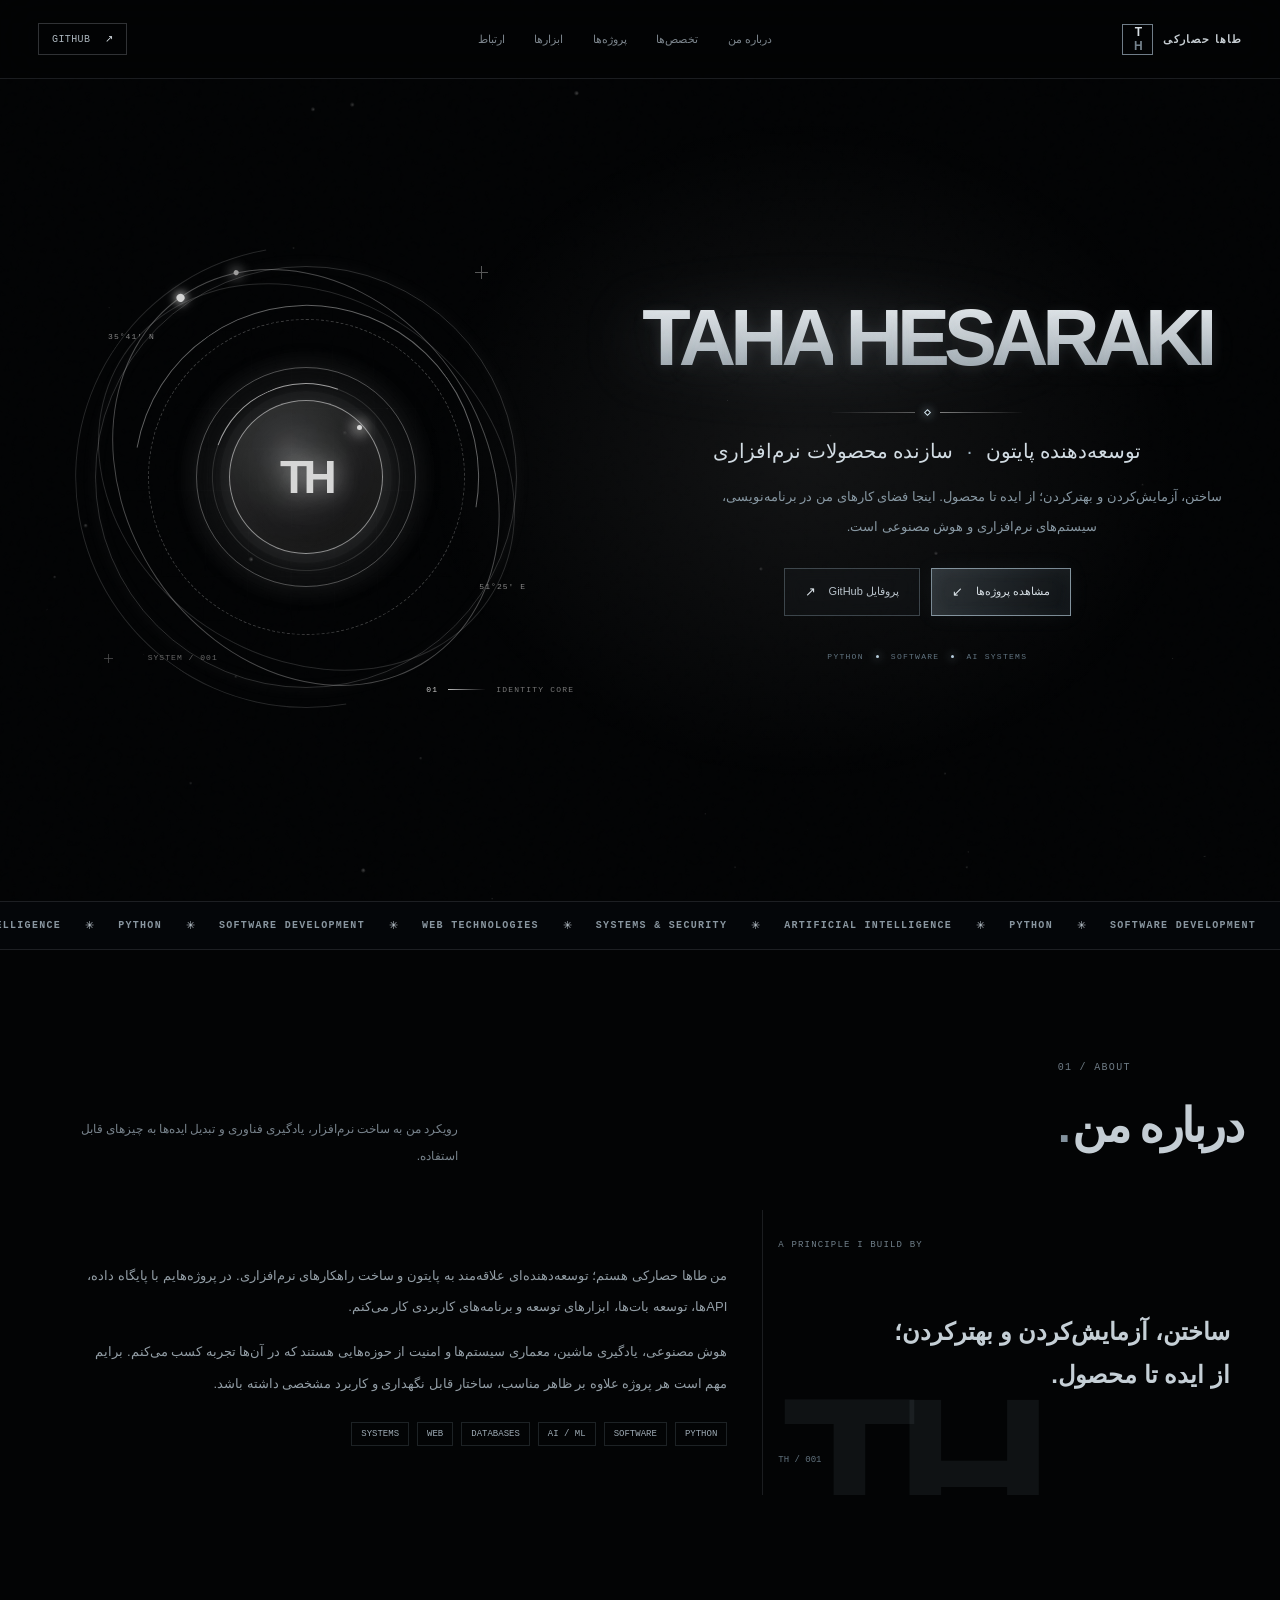
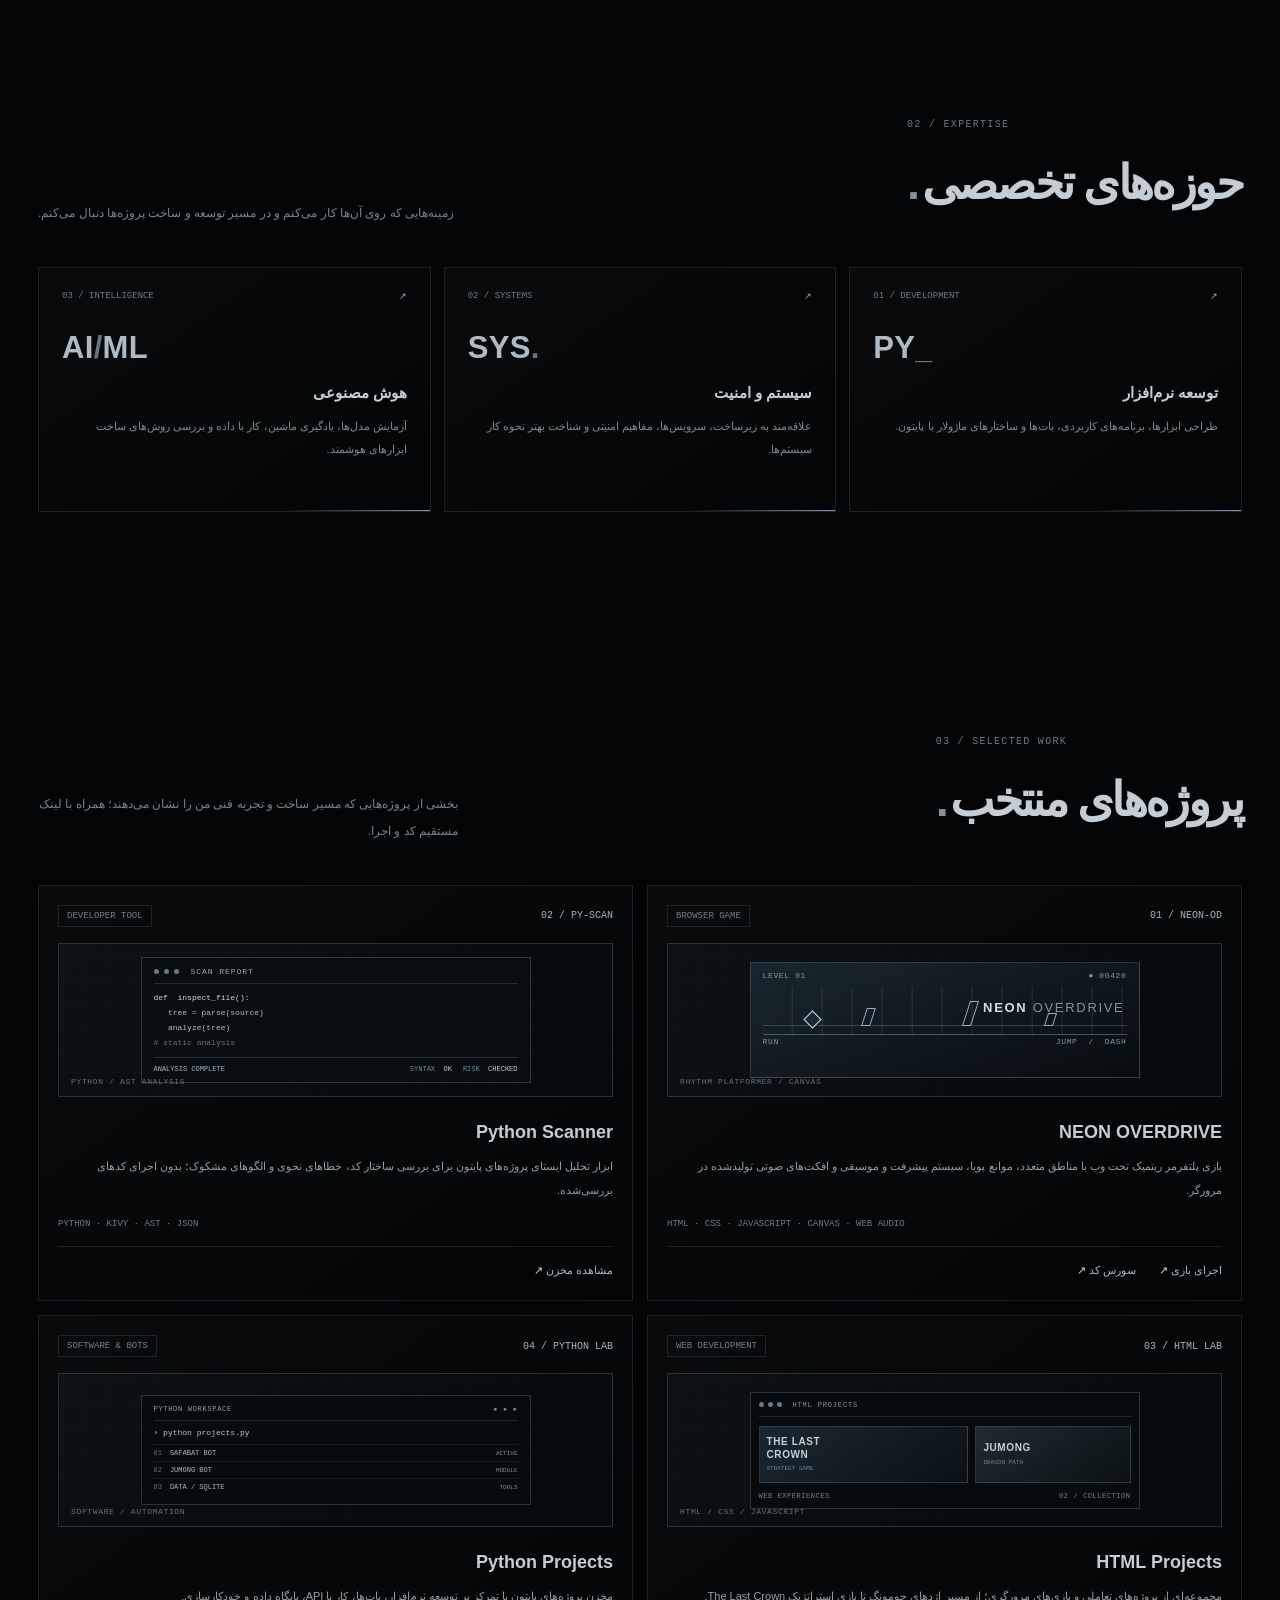
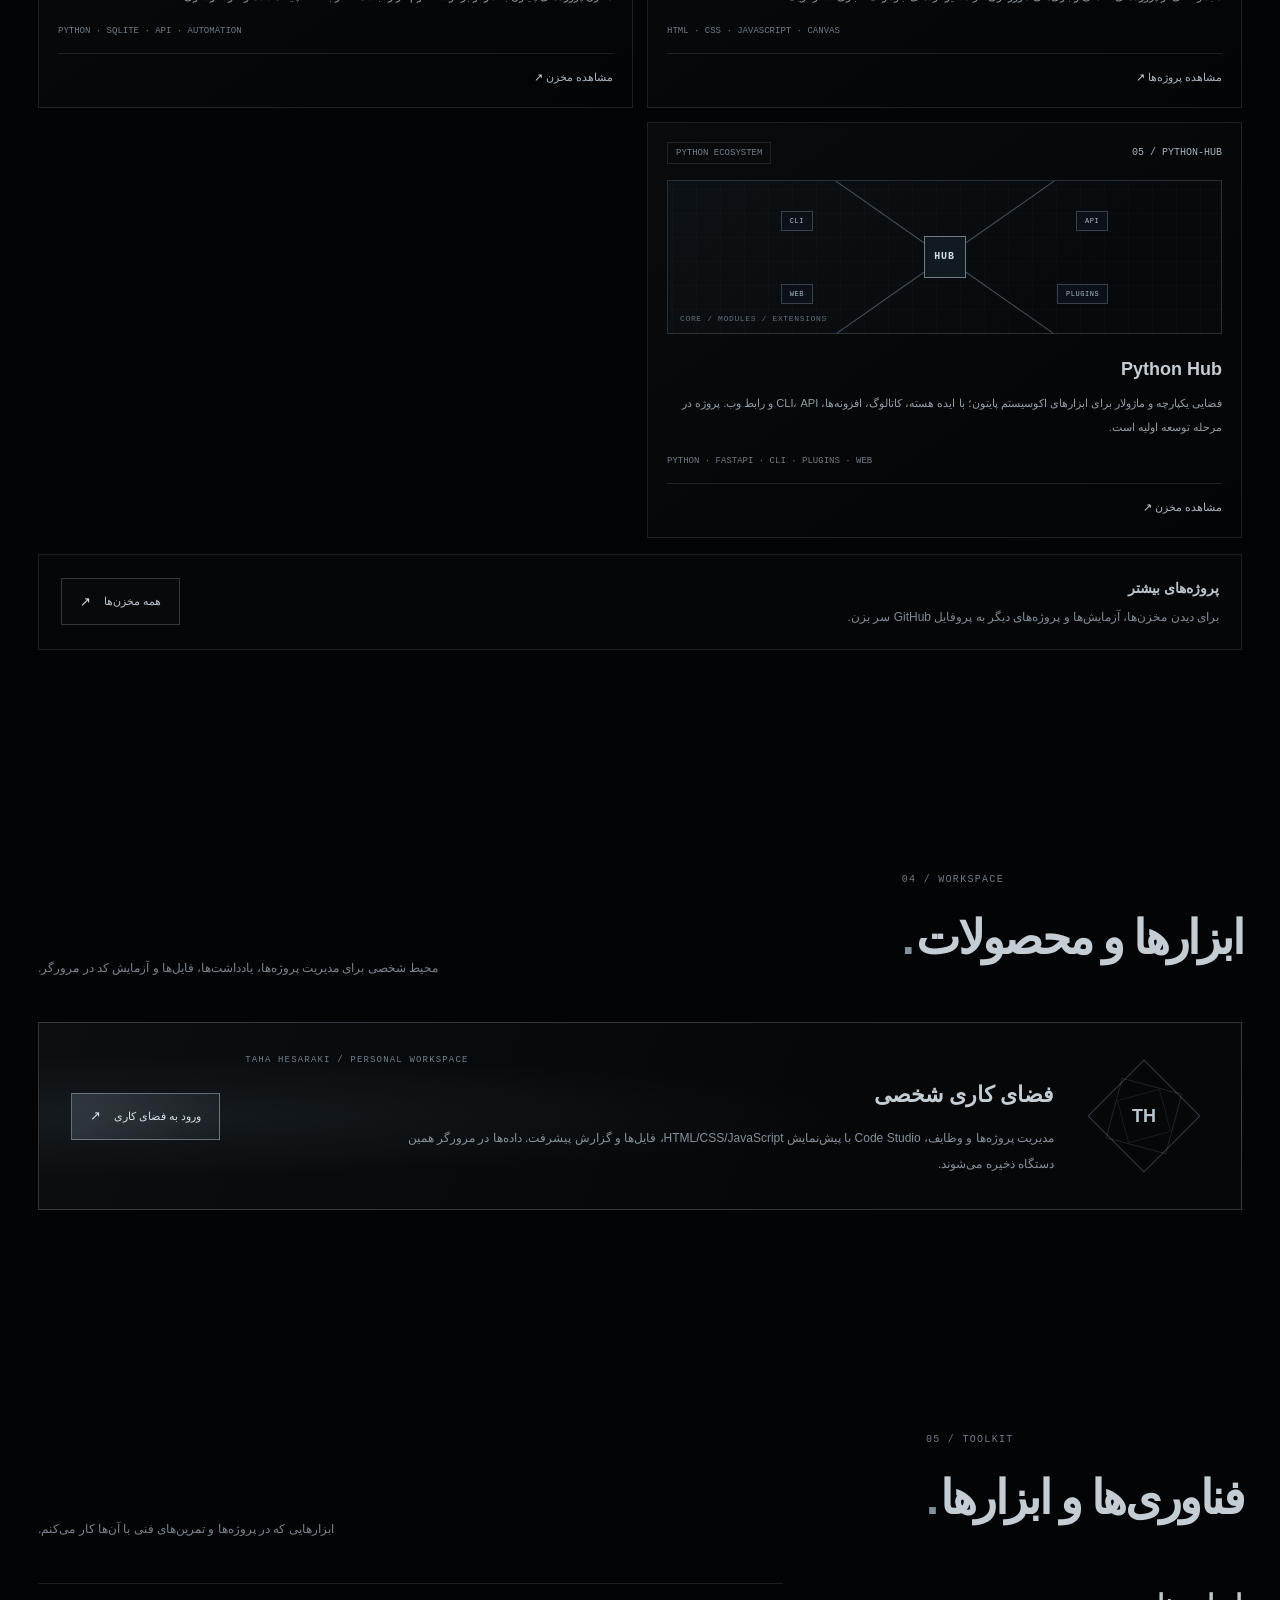
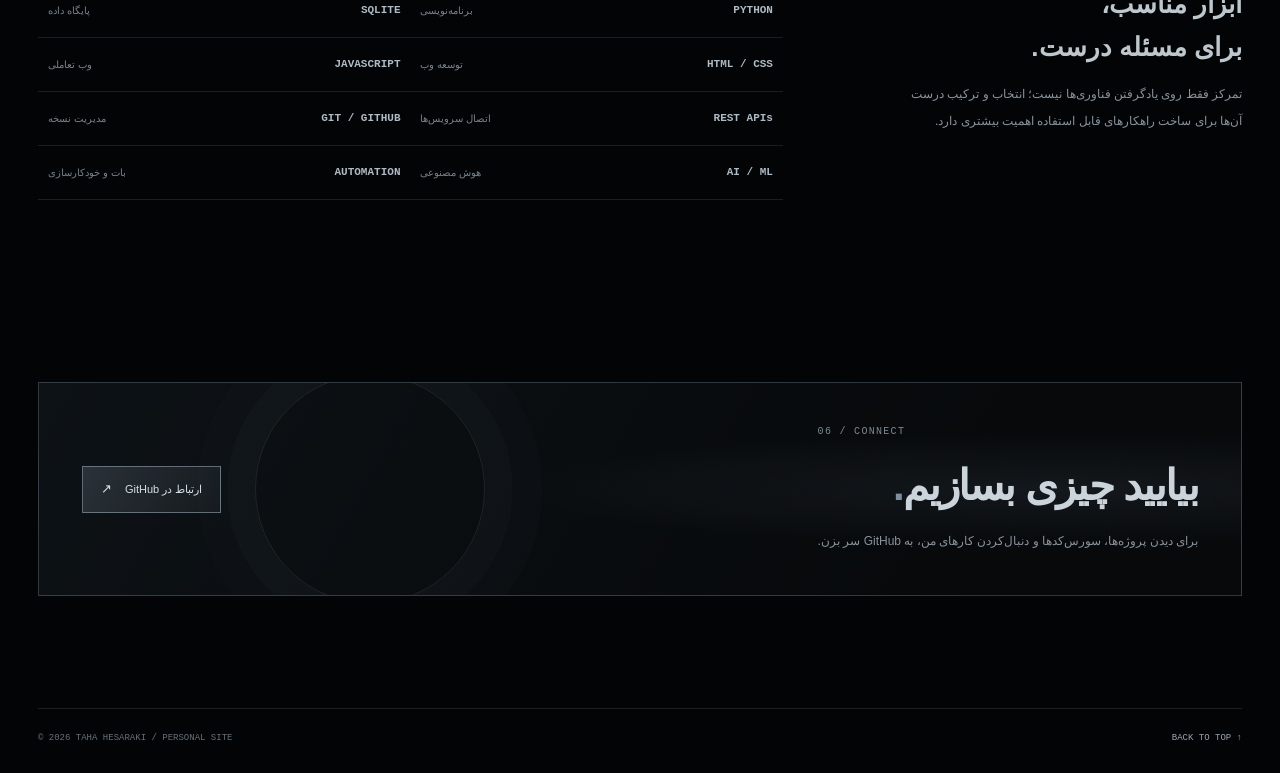
<file: index.html>
<!doctype html>
<html lang="fa" dir="rtl">
<head>
<meta charset="utf-8">
<meta name="viewport" content="width=device-width, initial-scale=1">
<meta name="theme-color" content="#030405">
<meta name="description" content="وب‌سایت رسمی طاها حصارکی؛ معرفی پروژه‌های برنامه‌نویسی، نرم‌افزار، پایتون و هوش مصنوعی، همراه با نمونه‌کارها و ابزارهای توسعه.">
<meta name="google-site-verification" content="Q-YKdiDwGB5P6xea0wYC6nx39-fUan0Ve2GbuuRShiM">
<meta property="og:type" content="website">
<meta property="og:locale" content="fa_IR">
<meta property="og:title" content="طاها حصارکی">
<meta property="og:description" content="وب‌سایت رسمی طاها حصارکی؛ پروژه‌های برنامه‌نویسی، نرم‌افزار، پایتون و هوش مصنوعی.">
<meta property="og:url" content="https://tahadev24.github.io/">
<meta name="twitter:card" content="summary">
<link rel="canonical" href="https://tahadev24.github.io/">
<meta name="twitter:title" content="طاها حصارکی">
<meta name="twitter:description" content="وب‌سایت رسمی طاها حصارکی؛ پروژه‌های برنامه‌نویسی، نرم‌افزار، پایتون و هوش مصنوعی.">
<script type="application/ld+json">
{
  "@context": "https://schema.org",
  "@type": "Person",
  "name": "طاها حصارکی",
  "url": "https://tahadev24.github.io/",
  "sameAs": [
    "https://github.com/TahaDev24"
  ],
  "knowsAbout": [
    "برنامه‌نویسی پایتون",
    "توسعه نرم‌افزار",
    "توسعه وب",
    "هوش مصنوعی",
    "یادگیری ماشین"
  ]
}
</script>
<link rel="icon" type="image/svg+xml" href="data:image/svg+xml,%3Csvg xmlns='http://www.w3.org/2000/svg' viewBox='0 0 64 64'%3E%3Crect width='64' height='64' rx='14' fill='%23080a0c'/%3E%3Cpath d='M13 17h38v7H36v23h-8V24H13z' fill='%23c9cdd1'/%3E%3C/svg%3E">
<link rel="stylesheet" href="/assets/css/site.css?v=20261123-wordmark-clean1">
<title>طاها حصارکی</title>
</head>
<body>
<div class="ambient" aria-hidden="true"></div>
<canvas id="silver-field" aria-hidden="true"></canvas>
<div id="progress" aria-hidden="true"></div>
<header class="site-header">
  <div class="wrap nav">
    <a class="brand" href="#home" aria-label="طاها حصارکی"><span class="brand-symbol" aria-hidden="true">T<span>H</span></span><span class="brand-name">طاها حصارکی</span></a>
    <nav class="nav-links" id="primary-navigation" aria-label="ناوبری اصلی">
      <a href="#about">درباره من</a><a href="#expertise">تخصص‌ها</a><a href="#projects">پروژه‌ها</a><a href="#tools">ابزارها</a><a href="#contact">ارتباط</a>
    </nav>
    <div class="nav-actions">
      <a class="github-link" href="https://github.com/TahaDev24" target="_blank" rel="noopener noreferrer">GITHUB <span>↗</span></a>
      <button class="menu-toggle" type="button" aria-label="باز کردن منو" aria-expanded="false" aria-controls="primary-navigation"><span aria-hidden="true">☰</span></button>
    </div>
  </div>
</header>
<main>
  <section class="hero wrap hero-typographic" id="home">
    <div class="hero-identity">
      <div class="hero-name-wrap">
        <h1 class="hero-name" aria-label="Taha Hesaraki"><span class="hero-name-first">TAHA</span><span class="hero-name-last">HESARAKI</span></h1>
      </div>
      <div class="hero-divider"><span></span><i></i><span></span></div>
      <div class="hero-role">توسعه‌دهنده پایتون <b>·</b> سازنده محصولات نرم‌افزاری</div>
      <p class="hero-description">ساختن، آزمایش‌کردن و بهترکردن؛ از ایده تا محصول. اینجا فضای کارهای من در برنامه‌نویسی، سیستم‌های نرم‌افزاری و هوش مصنوعی است.</p>
      <div class="hero-actions">
        <a class="action primary" href="#projects">مشاهده پروژه‌ها <span class="arrow">↙</span></a>
        <a class="action ghost" href="https://github.com/TahaDev24" target="_blank" rel="noopener noreferrer">پروفایل GitHub <span class="arrow">↗</span></a>
      </div>
      <div class="hero-signature"><span>PYTHON</span><i></i><span>SOFTWARE</span><i></i><span>AI SYSTEMS</span></div>
    </div>
    <div class="hero-tech-visual" aria-hidden="true">
      <div class="tech-visual-grid"></div>
      <div class="tech-visual-cross cross-one"></div><div class="tech-visual-cross cross-two"></div>
      <div class="reactor">
        <div class="reactor-halo"></div>
        <div class="reactor-ring ring-outer"></div>
        <div class="reactor-ring ring-middle"></div>
        <div class="reactor-ring ring-inner"></div>
        <div class="reactor-orbit orbit-one"><i></i></div>
        <div class="reactor-orbit orbit-two"><i></i></div>
        <div class="reactor-core"><span>TH</span><i></i></div>
        <span class="reactor-coordinate coordinate-one">35°41' N</span>
        <span class="reactor-coordinate coordinate-two">51°25' E</span>
        <span class="reactor-coordinate coordinate-three">SYSTEM / 001</span>
      </div>
      <div class="visual-index"><span>01</span><i></i><span>IDENTITY CORE</span></div>
    </div>
    <a class="scroll-cue" href="#about" aria-label="رفتن به بخش درباره من"><span>SCROLL TO EXPLORE</span><i></i></a>
  </section>

  <div class="marquee" aria-label="حوزه‌های فعالیت"><div class="marquee-track" aria-hidden="true">
    <span>SOFTWARE DEVELOPMENT</span><i>✳</i><span>PYTHON</span><i>✳</i><span>ARTIFICIAL INTELLIGENCE</span><i>✳</i><span>SYSTEMS &amp; SECURITY</span><i>✳</i><span>WEB TECHNOLOGIES</span><i>✳</i>
    <span>SOFTWARE DEVELOPMENT</span><i>✳</i><span>PYTHON</span><i>✳</i><span>ARTIFICIAL INTELLIGENCE</span><i>✳</i><span>SYSTEMS &amp; SECURITY</span><i>✳</i><span>WEB TECHNOLOGIES</span><i>✳</i>
  </div></div>

  <section class="content-section" id="about"><div class="wrap">
    <div class="section-heading reveal"><div><div class="section-index">01 / ABOUT</div><h2 class="section-title">درباره من<span class="title-mark">.</span></h2></div><p class="section-description">رویکرد من به ساخت نرم‌افزار، یادگیری فناوری و تبدیل ایده‌ها به چیزهای قابل استفاده.</p></div>
    <div class="about-grid">
      <div class="about-quote reveal"><div class="micro">A PRINCIPLE I BUILD BY</div><strong>ساختن، آزمایش‌کردن و بهترکردن؛<br>از ایده تا محصول.</strong><div class="quote-index">TH / 001</div></div>
      <div class="about-copy reveal delay-1">
        <p>من طاها حصارکی هستم؛ توسعه‌دهنده‌ای علاقه‌مند به پایتون و ساخت راهکارهای نرم‌افزاری. در پروژه‌هایم با پایگاه داده، APIها، توسعه بات‌ها، ابزارهای توسعه و برنامه‌های کاربردی کار می‌کنم.</p>
        <p>هوش مصنوعی، یادگیری ماشین، معماری سیستم‌ها و امنیت از حوزه‌هایی هستند که در آن‌ها تجربه کسب می‌کنم. برایم مهم است هر پروژه علاوه بر ظاهر مناسب، ساختار قابل نگهداری و کاربرد مشخصی داشته باشد.</p>
        <div class="tag-list"><span>PYTHON</span><span>SOFTWARE</span><span>AI / ML</span><span>DATABASES</span><span>WEB</span><span>SYSTEMS</span></div>
      </div>
    </div>
  </div></section>

  <section class="content-section" id="expertise"><div class="wrap">
    <div class="section-heading reveal"><div><div class="section-index">02 / EXPERTISE</div><h2 class="section-title">حوزه‌های تخصصی<span class="title-mark">.</span></h2></div><p class="section-description">زمینه‌هایی که روی آن‌ها کار می‌کنم و در مسیر توسعه و ساخت پروژه‌ها دنبال می‌کنم.</p></div>
    <div class="capability-grid">
      <article class="capability reveal"><div class="capability-top"><span>01 / DEVELOPMENT</span><b>↗</b></div><div class="capability-mark">PY<span>_</span></div><h3>توسعه نرم‌افزار</h3><p>طراحی ابزارها، برنامه‌های کاربردی، بات‌ها و ساختارهای ماژولار با پایتون.</p><div class="capability-line"></div></article>
      <article class="capability reveal delay-1"><div class="capability-top"><span>02 / SYSTEMS</span><b>↗</b></div><div class="capability-mark">SYS<span>.</span></div><h3>سیستم و امنیت</h3><p>علاقه‌مند به زیرساخت، سرویس‌ها، مفاهیم امنیتی و شناخت بهتر نحوه کار سیستم‌ها.</p><div class="capability-line"></div></article>
      <article class="capability reveal delay-2"><div class="capability-top"><span>03 / INTELLIGENCE</span><b>↗</b></div><div class="capability-mark">AI<span>/</span>ML</div><h3>هوش مصنوعی</h3><p>آزمایش مدل‌ها، یادگیری ماشین، کار با داده و بررسی روش‌های ساخت ابزارهای هوشمند.</p><div class="capability-line"></div></article>
    </div>
  </div></section>

  <section class="content-section" id="projects"><div class="wrap">
    <div class="section-heading reveal"><div><div class="section-index">03 / SELECTED WORK</div><h2 class="section-title">پروژه‌های منتخب<span class="title-mark">.</span></h2></div><p class="section-description">بخشی از پروژه‌هایی که مسیر ساخت و تجربه فنی من را نشان می‌دهند؛ همراه با لینک مستقیم کد و اجرا.</p></div>
    <div class="projects-grid">
      <article class="project reveal"><div class="project-top"><span class="project-id">01 / NEON-OD</span><span class="project-type">BROWSER GAME</span></div><div class="project-visual neon" aria-label="نمای گرافیکی بازی NEON OVERDRIVE"><div class="game-preview"><div class="game-hud"><span>LEVEL 01</span><span>● 00420</span></div><div class="game-track"><i></i><i></i><i></i><b></b></div><div class="game-readout">NEON <strong>OVERDRIVE</strong></div><div class="game-foot"><span>RUN</span><span>JUMP&nbsp; / &nbsp;DASH</span></div></div><span class="visual-coord">RHYTHM PLATFORMER / CANVAS</span></div><h3>NEON OVERDRIVE</h3><p>بازی پلتفرمر ریتمیک تحت وب با مناطق متعدد، موانع پویا، سیستم پیشرفت و موسیقی و افکت‌های صوتی تولیدشده در مرورگر.</p><div class="stack">HTML · CSS · JAVASCRIPT · CANVAS · WEB AUDIO</div><div class="project-links"><a href="https://tahadev24.github.io/NEON-OVERDRIVE/" target="_blank" rel="noopener noreferrer">اجرای بازی <b>↗</b></a><a href="https://github.com/TahaDev24/NEON-OVERDRIVE" target="_blank" rel="noopener noreferrer">سورس کد <b>↗</b></a></div></article>
      <article class="project reveal delay-1"><div class="project-top"><span class="project-id">02 / PY-SCAN</span><span class="project-type">DEVELOPER TOOL</span></div><div class="project-visual scanner" aria-label="نمای گرافیکی گزارش تحلیل کد پایتون"><div class="scan-preview"><div class="scan-title"><span></span><span></span><span></span><b>SCAN REPORT</b></div><div class="code-lines"><i>def&nbsp; inspect_file():</i><i>&nbsp;&nbsp; tree = parse(source)</i><i>&nbsp;&nbsp; analyze(tree)</i><i class="code-muted"># static analysis</i></div><div class="scan-result"><b>ANALYSIS COMPLETE</b><span>SYNTAX&nbsp; <strong>OK</strong></span><span>RISK&nbsp; <strong>CHECKED</strong></span></div></div><span class="visual-coord">PYTHON / AST ANALYSIS</span></div><h3>Python Scanner</h3><p>ابزار تحلیل ایستای پروژه‌های پایتون برای بررسی ساختار کد، خطاهای نحوی و الگوهای مشکوک؛ بدون اجرای کدهای بررسی‌شده.</p><div class="stack">PYTHON · KIVY · AST · JSON</div><div class="project-links"><a href="https://github.com/TahaDev24/Python-Scanner" target="_blank" rel="noopener noreferrer">مشاهده مخزن <b>↗</b></a></div></article>
      <article class="project reveal"><div class="project-top"><span class="project-id">03 / HTML LAB</span><span class="project-type">WEB DEVELOPMENT</span></div><div class="project-visual web" aria-label="نمای گرافیکی مجموعه پروژه‌های وب"><div class="web-preview"><div class="browser-bar"><span></span><span></span><span></span><b>HTML PROJECTS</b></div><div class="web-showcase"><div class="web-tile crown"><b>THE LAST<br>CROWN</b><small>STRATEGY GAME</small></div><div class="web-tile dragon"><b>JUMONG</b><small>DRAGON PATH</small></div></div><div class="web-footer"><span>WEB EXPERIENCES</span><span>02 / COLLECTION</span></div></div><span class="visual-coord">HTML / CSS / JAVASCRIPT</span></div><h3>HTML Projects</h3><p>مجموعه‌ای از پروژه‌های تعاملی و بازی‌های مرورگری؛ از مسیر اژدهای جومونگ تا بازی استراتژیک The Last Crown.</p><div class="stack">HTML · CSS · JAVASCRIPT · CANVAS</div><div class="project-links"><a href="https://github.com/TahaDev24/HTML-Projects" target="_blank" rel="noopener noreferrer">مشاهده پروژه‌ها <b>↗</b></a></div></article>
      <article class="project reveal delay-1"><div class="project-top"><span class="project-id">04 / PYTHON LAB</span><span class="project-type">SOFTWARE &amp; BOTS</span></div><div class="project-visual data" aria-label="نمای گرافیکی ابزارها و پروژه‌های پایتون"><div class="terminal-preview"><div class="terminal-head"><span>PYTHON WORKSPACE</span><b>● ● ●</b></div><div class="terminal-command"><i>›</i> python projects.py</div><div class="terminal-row"><span>01</span><b>SAFABAT BOT</b><em>ACTIVE</em></div><div class="terminal-row"><span>02</span><b>JUMONG BOT</b><em>MODULE</em></div><div class="terminal-row"><span>03</span><b>DATA / SQLITE</b><em>TOOLS</em></div></div><span class="visual-coord">SOFTWARE / AUTOMATION</span></div><h3>Python Projects</h3><p>مخزن پروژه‌های پایتون با تمرکز بر توسعه نرم‌افزار، بات‌ها، کار با API، پایگاه داده و خودکارسازی.</p><div class="stack">PYTHON · SQLITE · API · AUTOMATION</div><div class="project-links"><a href="https://github.com/TahaDev24/Python-Projects" target="_blank" rel="noopener noreferrer">مشاهده مخزن <b>↗</b></a></div></article>
      <article class="project reveal"><div class="project-top"><span class="project-id">05 / PYTHON-HUB</span><span class="project-type">PYTHON ECOSYSTEM</span></div><div class="project-visual hub" aria-label="نمای گرافیکی معماری ماژولار Python Hub"><div class="hub-preview"><div class="hub-core">HUB</div><span class="hub-module m1">CLI</span><span class="hub-module m2">API</span><span class="hub-module m3">WEB</span><span class="hub-module m4">PLUGINS</span><i class="hub-link l1"></i><i class="hub-link l2"></i><i class="hub-link l3"></i><i class="hub-link l4"></i></div><span class="visual-coord">CORE / MODULES / EXTENSIONS</span></div><h3>Python Hub</h3><p>فضایی یکپارچه و ماژولار برای ابزارهای اکوسیستم پایتون؛ با ایده هسته، کاتالوگ، افزونه‌ها، CLI، API و رابط وب. پروژه در مرحله توسعه اولیه است.</p><div class="stack">PYTHON · FASTAPI · CLI · PLUGINS · WEB</div><div class="project-links"><a href="https://github.com/TahaDev24/PYTHON-HUB" target="_blank" rel="noopener noreferrer">مشاهده مخزن <b>↗</b></a></div></article>
    </div>
    <div class="more-projects reveal"><div><strong>پروژه‌های بیشتر</strong><p>برای دیدن مخزن‌ها، آزمایش‌ها و پروژه‌های دیگر به پروفایل GitHub سر بزن.</p></div><a class="action ghost" href="https://github.com/TahaDev24?tab=repositories" target="_blank" rel="noopener noreferrer">همه مخزن‌ها <span class="arrow">↗</span></a></div>
  </div></section>

  <section class="content-section" id="tools"><div class="wrap">
    <div class="section-heading reveal"><div><div class="section-index">04 / WORKSPACE</div><h2 class="section-title">ابزارها و محصولات<span class="title-mark">.</span></h2></div><p class="section-description">محیط شخصی برای مدیریت پروژه‌ها، یادداشت‌ها، فایل‌ها و آزمایش کد در مرورگر.</p></div>
    <div class="workspace-banner reveal"><div class="workspace-graphic" aria-hidden="true"><span></span><span></span><span></span><b>TH</b></div><div class="workspace-copy"><div class="micro">TAHA HESARAKI / PERSONAL WORKSPACE</div><h3>فضای کاری شخصی</h3><p>مدیریت پروژه‌ها و وظایف، Code Studio با پیش‌نمایش HTML/CSS/JavaScript، فایل‌ها و گزارش پیشرفت. داده‌ها در مرورگر همین دستگاه ذخیره می‌شوند.</p></div><a class="action primary" href="/tools/">ورود به فضای کاری <span class="arrow">↗</span></a></div>
  </div></section>

  <section class="content-section" id="skills"><div class="wrap">
    <div class="section-heading reveal"><div><div class="section-index">05 / TOOLKIT</div><h2 class="section-title">فناوری‌ها و ابزارها<span class="title-mark">.</span></h2></div><p class="section-description">ابزارهایی که در پروژه‌ها و تمرین‌های فنی با آن‌ها کار می‌کنم.</p></div>
    <div class="skill-layout"><div class="skill-intro reveal"><strong>ابزار مناسب،<br>برای مسئله درست.</strong><p>تمرکز فقط روی یادگرفتن فناوری‌ها نیست؛ انتخاب و ترکیب درست آن‌ها برای ساخت راهکارهای قابل استفاده اهمیت بیشتری دارد.</p></div><div class="skill-list reveal delay-1">
      <div class="skill"><b>PYTHON</b><span>برنامه‌نویسی</span></div><div class="skill"><b>SQLITE</b><span>پایگاه داده</span></div>
      <div class="skill"><b>HTML / CSS</b><span>توسعه وب</span></div><div class="skill"><b>JAVASCRIPT</b><span>وب تعاملی</span></div>
      <div class="skill"><b>REST APIs</b><span>اتصال سرویس‌ها</span></div><div class="skill"><b>GIT / GITHUB</b><span>مدیریت نسخه</span></div>
      <div class="skill"><b>AI / ML</b><span>هوش مصنوعی</span></div><div class="skill"><b>AUTOMATION</b><span>بات و خودکارسازی</span></div>
    </div></div>
  </div></section>

  <section class="content-section contact-section" id="contact"><div class="wrap"><div class="contact-panel reveal">
    <div class="contact-orbit" aria-hidden="true"></div><div class="contact-copy"><div class="section-index">06 / CONNECT</div><h2>بیایید چیزی بسازیم<span>.</span></h2><p>برای دیدن پروژه‌ها، سورس‌کدها و دنبال‌کردن کارهای من، به GitHub سر بزن.</p></div>
    <a class="action primary" href="https://github.com/TahaDev24" target="_blank" rel="noopener noreferrer">ارتباط در GitHub <span class="arrow">↗</span></a>
  </div></div></section>
</main>
<footer class="wrap"><span>© <span id="year"></span> TAHA HESARAKI / PERSONAL SITE</span><a href="#home">BACK TO TOP ↑</a></footer>
<script src="/assets/js/silver-field.js?v=20261123-dust3" defer></script>
<script src="/assets/js/site.js?v=20261122-4" defer></script>
</body>
</html>
</file>
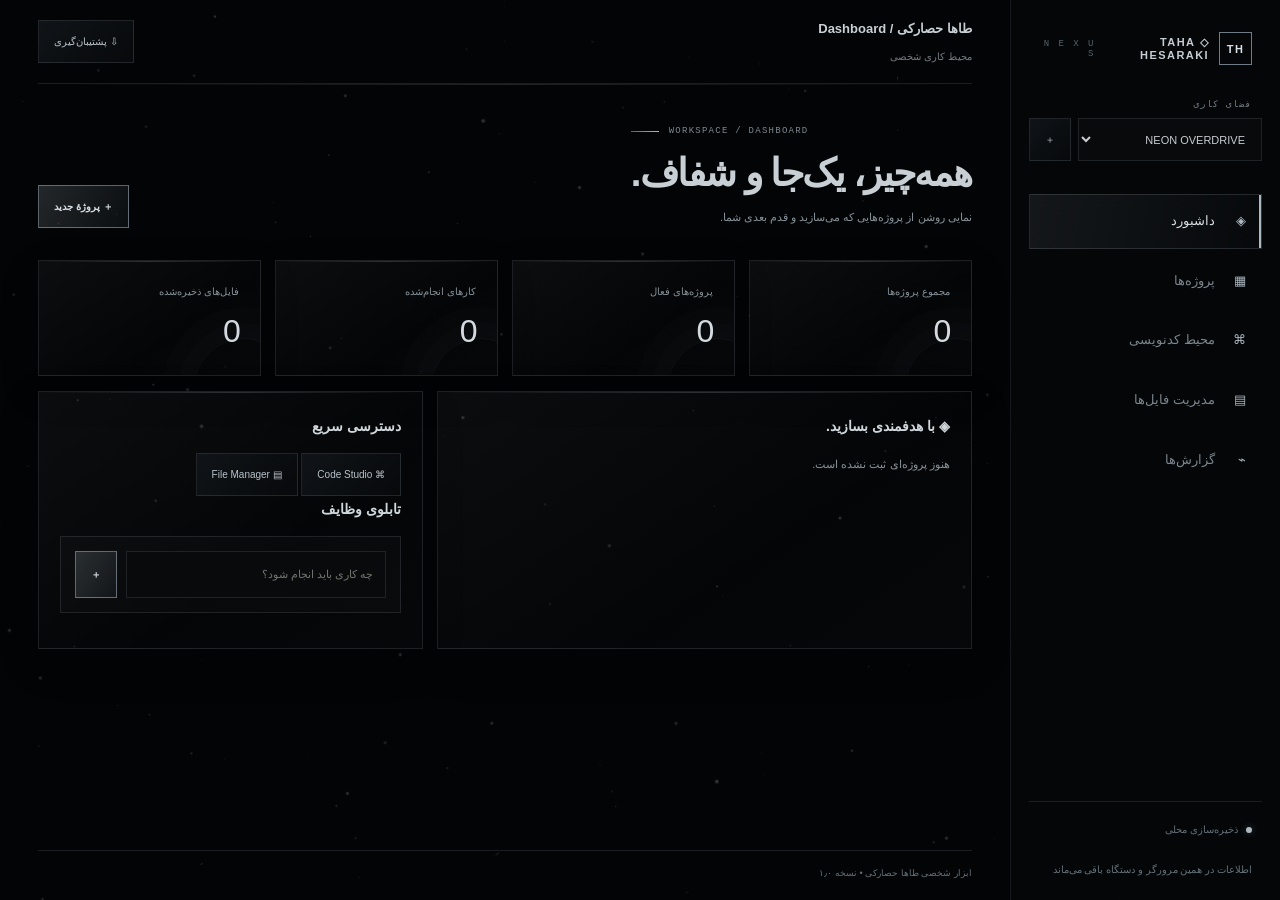
<file: tools/index.html>
<!doctype html><html lang="fa" dir="rtl"><head><meta charset="utf-8"><meta name="viewport" content="width=device-width,initial-scale=1"><meta name="theme-color" content="#030405"><title>طاها حصارکی - توسعه دهنده پایتون</title>
<link rel="icon" href="data:image/svg+xml,%3Csvg xmlns='http://www.w3.org/2000/svg' viewBox='0 0 64 64'%3E%3Crect width='64' height='64' rx='12' fill='%23080a0c'/%3E%3Cpath d='M16 18h32M32 18v29' fill='none' stroke='%23c9cdd1' stroke-width='5' stroke-linecap='square'/%3E%3C/svg%3E">
<style>

:root{color-scheme:dark;--line:rgba(255,255,255,.14);--soft:rgba(255,255,255,.075);--text:#f2f2ef;--muted:#92928d;font-family:"Vazirmatn","Tahoma",system-ui,sans-serif}*{box-sizing:border-box}html{background:#000!important;color-scheme:dark;scroll-behavior:smooth}body{margin:0;min-height:100vh;background:#000!important;color:var(--text);font-size:13px;overflow-x:hidden}button,input,textarea,select{font:inherit;color:inherit}button{cursor:pointer}body:before{content:"";position:fixed;inset:0;z-index:-1;pointer-events:none;background:radial-gradient(ellipse at 75% 0%,rgba(255,255,255,.045),transparent 32%),radial-gradient(ellipse at 5% 85%,rgba(255,255,255,.025),transparent 36%),#000}
.shell{display:flex;min-height:100vh;max-width:1920px;margin:auto;background:transparent}.side{width:260px;flex:0 0 260px;display:flex;flex-direction:column;padding:30px 18px 20px;background:#050505;border-left:1px solid var(--soft)}.brand{padding:4px 12px 34px;color:#fff;font:700 14px "Space Grotesk",Arial,sans-serif;letter-spacing:.13em}.brand:before{content:"";display:inline-block;width:7px;height:7px;margin-left:11px;border-radius:50%;background:#eee;box-shadow:0 0 15px #fff}.brand small{display:block;margin-top:9px;color:#999;font:9px "Space Mono",monospace;letter-spacing:.42em}.side label{display:block;margin:0 10px 8px;color:#92928d;font:9px "Space Mono",monospace;letter-spacing:.12em}.side .form{display:flex;gap:7px;margin:0 0 28px;padding:0;background:transparent;border:0}.side select,.field{min-width:0;background:#080808;border:1px solid var(--line);border-radius:2px;color:var(--text);padding:12px;outline:none;transition:border-color .2s,background .2s}.side select:focus,.field:focus{border-color:rgba(255,255,255,.55);background:#0d0d0d;box-shadow:0 0 0 3px rgba(255,255,255,.025)}.nav{position:relative;display:flex;align-items:center;gap:13px;width:100%;margin:5px 0;padding:14px 15px;border:1px solid transparent;border-radius:2px;background:transparent;color:#999992;text-align:right;transition:color .2s,background .2s,border-color .2s}.nav:hover{color:#fff;background:#101010;border-color:rgba(255,255,255,.08)}.nav.active{color:#fff;background:linear-gradient(100deg,rgba(255,255,255,.12),rgba(255,255,255,.02));border-color:rgba(255,255,255,.16);box-shadow:inset -2px 0 #eee}.nav i{width:18px;color:#e2e2dc;font-style:normal}.bottom{margin-top:auto;padding:18px 10px 0;border-top:1px solid var(--soft);color:#777;font-size:10px;line-height:2}.dot{display:inline-block;width:6px;height:6px;margin-left:8px;border-radius:50%;background:#ddd;box-shadow:0 0 8px #ddd}
main{display:flex;flex:1;min-width:0;min-height:100vh;flex-direction:column;padding:0 42px;position:relative;background:transparent}.top{display:flex;align-items:center;justify-content:space-between;gap:16px;height:84px;border-bottom:1px solid var(--soft)}.top b{font-size:13px;font-weight:600}.top small{display:block;margin-top:5px;color:var(--muted);font-size:10px}.actions{display:flex;align-items:center;gap:8px}.btn,.primary,.secondary,.danger{border:1px solid var(--line);border-radius:2px;padding:11px 15px;background:linear-gradient(135deg,#111,#070707);color:#e7e7e2;font-size:10px;transition:background .2s,border-color .2s,color .2s,transform .2s}.btn:hover,.secondary:hover{border-color:rgba(255,255,255,.45);background:#151515;color:#fff}.primary{border-color:#eee;background:linear-gradient(135deg,#fff,#c9c9c3);color:#080808;font-weight:700}.primary:hover{border-color:#fff;background:#fff;transform:translateY(-1px)}.danger{border-color:rgba(210,135,135,.3);color:#d9a3a3}.danger:hover{border-color:#d9a3a3;background:#180d0d}
.view{width:100%;max-width:1480px;flex:1;margin:0 auto;padding:42px 0 36px;animation:enter .28s ease-out;position:relative}.view:before{content:"";position:absolute;top:0;left:0;right:0;height:1px;background:linear-gradient(90deg,transparent,rgba(255,255,255,.16),transparent)}@keyframes enter{from{opacity:.65;transform:translateY(5px)}to{opacity:1;transform:none}}.head{display:flex;align-items:end;justify-content:space-between;gap:16px;margin-bottom:32px}.kicker{display:flex;align-items:center;gap:10px;color:#aaa;font:9px "Space Mono",monospace;letter-spacing:.16em;direction:ltr}.kicker:before{content:"";width:28px;height:1px;background:linear-gradient(90deg,#666,#eee)}.head h1{margin:12px 0 8px;color:#f5f5f1;font-size:clamp(28px,3vw,42px);line-height:1.3;letter-spacing:-.045em}.head p,.hint{margin:0;color:var(--muted);font-size:11px;line-height:2}
.grid{display:grid;gap:14px}.stats{grid-template-columns:repeat(4,minmax(0,1fr));margin-bottom:15px}.stat,.panel,.card{position:relative;min-width:0;padding:21px;border:1px solid var(--soft);border-radius:2px;background:linear-gradient(145deg,rgba(255,255,255,.055),rgba(255,255,255,.012) 62%,rgba(255,255,255,.025));box-shadow:0 14px 38px rgba(0,0,0,.18);overflow:hidden}.stat:before,.panel:before,.card:before{content:"";position:absolute;top:0;left:0;right:0;height:1px;background:linear-gradient(90deg,transparent,rgba(255,255,255,.22),transparent)}.stat{min-height:116px;color:#999;font-size:10px}.stat:after{content:"";position:absolute;width:100px;height:100px;right:-35px;bottom:-65px;border:1px solid rgba(255,255,255,.08);border-radius:50%;box-shadow:0 0 0 15px rgba(255,255,255,.018),0 0 0 31px rgba(255,255,255,.012)}.num{display:block;margin-top:12px;color:#f4f4ef;font:500 32px "Space Grotesk",Arial,sans-serif;letter-spacing:-.05em;text-shadow:0 0 22px rgba(255,255,255,.1)}.dash{grid-template-columns:1.25fr .9fr}.panel h3{margin:0 0 13px;color:#eee;font-size:14px;font-weight:600}.row{display:flex;align-items:center;gap:12px;padding:14px 0;border-top:1px solid rgba(255,255,255,.1)}.row strong,.row small{display:block}.row strong{color:#eee;font-size:11px}.row small{margin-top:4px;color:#858580;font-size:9px}.grow{flex:1;min-width:0}.track{height:4px;overflow:hidden;background:#252525}.fill{height:100%;background:linear-gradient(90deg,#858580,#fff);box-shadow:0 0 12px rgba(255,255,255,.25)}.form{display:flex;flex-wrap:wrap;gap:9px;margin:14px 0;padding:14px;border:1px solid var(--soft);border-radius:2px;background:rgba(255,255,255,.018)}.form .field{flex:1;min-width:150px}.field{width:100%;font-size:11px}.field::placeholder{color:#74746e}.cards{grid-template-columns:repeat(2,minmax(0,1fr));gap:15px}.card{padding:22px;transition:border-color .2s,background .2s,transform .2s}.card:hover{border-color:rgba(255,255,255,.3);background:linear-gradient(145deg,rgba(255,255,255,.09),rgba(255,255,255,.02));transform:translateY(-2px)}.card h3{margin:12px 0 8px;color:#f2f2ed;font-size:16px}.card .hint{margin:8px 0 16px}.tag{display:inline-block;padding:5px 8px;border:1px solid var(--line);background:rgba(255,255,255,.035);color:#c9c9c2;font:9px "Space Mono",monospace;letter-spacing:.08em}.task{display:flex;align-items:center;gap:10px;padding:12px 0;border-top:1px solid var(--soft);color:#d4d4ce;font-size:11px}.task input{width:15px;height:15px;accent-color:#ddd}.task.done span{color:#777;text-decoration:line-through}
.editorgrid{grid-template-columns:1fr 1fr;gap:14px}.editor{width:100%;min-height:430px;padding:18px;border:1px solid rgba(255,255,255,.15);outline:none;resize:vertical;background:linear-gradient(145deg,#060606,#020202);color:#ddd;font:11px/1.85 "Space Mono",monospace;caret-color:#fff}.editor:focus{border-color:rgba(255,255,255,.4)}.preview{width:100%;min-height:430px;border:1px solid var(--line);background:#fff;box-shadow:0 12px 35px rgba(0,0,0,.25)}.file{display:flex;align-items:center;gap:12px;margin-top:9px;padding:13px;border:1px solid rgba(255,255,255,.13);background:linear-gradient(110deg,#0c0c0c,#050505)}.file .grow{overflow:hidden}.file b{color:#eee;font-size:11px}.file small{display:block;margin-top:4px;color:#858580;font-size:9px}.setting{display:flex;align-items:center;justify-content:space-between;gap:12px;padding:15px 0;border-top:1px solid var(--soft);color:#ddd;font-size:11px}.toast{position:fixed;z-index:50;bottom:20px;left:20px;max-width:calc(100vw - 40px);padding:13px 17px;border:1px solid rgba(255,255,255,.22);background:linear-gradient(120deg,#171717,#080808);color:#fff;font-size:11px;box-shadow:0 15px 45px rgba(0,0,0,.55)}footer.hint{padding:13px 0 18px;border-top:1px solid var(--soft);color:#666;font-size:9px}
html[dir=rtl]{font-family:"Vazirmatn","Tahoma",system-ui,sans-serif}html[dir=rtl] .side{border-left:1px solid var(--soft);border-right:0}html[dir=rtl] .nav{text-align:right}html[dir=rtl] .toast{right:auto;left:20px}
@media(max-width:1000px){.side{width:225px;flex-basis:225px}main{padding:0 25px}.dash{grid-template-columns:1fr 1fr}}
@media(max-width:760px){.shell{display:block}.side{display:block;width:auto;min-height:0;padding:15px 14px 10px;border:0;border-bottom:1px solid var(--soft);background:#030303}.brand{padding:0 5px 12px;font-size:12px}.brand small{display:inline-block;margin:0 10px 0 0}.side label,.bottom,.side .form{display:none}.side nav{display:flex;gap:5px;overflow-x:auto;margin:0;padding-bottom:3px;scrollbar-width:none}.side nav::-webkit-scrollbar{display:none}.nav{flex:0 0 auto;width:auto;margin:0;padding:10px 12px;font-size:10px;white-space:nowrap}.nav.active{box-shadow:inset 0 -2px #eee}main{min-height:calc(100vh - 110px);padding:0 16px}.top{height:66px}.view{padding:28px 0}.head{align-items:flex-start;flex-direction:column;gap:12px}.stats{grid-template-columns:repeat(2,minmax(0,1fr));gap:9px}.stat{min-height:92px;padding:15px}.num{font-size:26px}.dash,.editorgrid,.cards{grid-template-columns:1fr}.editor,.preview{min-height:310px}.panel,.card{padding:17px}}
@media(max-width:420px){main{padding:0 12px}.nav{gap:8px;padding:9px 10px;font-size:9px}.actions .btn{padding:9px 10px;font-size:9px}.stats{gap:8px}.stat{padding:13px}.num{font-size:24px}.head h1{font-size:27px}}
@media(prefers-reduced-motion:reduce){*,*:before,*:after{animation-duration:.01ms!important;animation-iteration-count:1!important;transition-duration:.01ms!important;scroll-behavior:auto!important}}


/* === Main-site visual language: silver / graphite workspace === */
:root{
 color-scheme:dark;
 --line:rgba(190,202,212,.13);--soft:rgba(190,202,212,.09);
 --text:#c9cdd1;--muted:#747c83;--silver:#aeb8c1;
 font-family:Tahoma,"Segoe UI",Arial,sans-serif
}
html,body{background:#030405!important;color:#c9cdd1}
body{font:400 13px/1.9 Tahoma,"Segoe UI",Arial,sans-serif}
body:before{background:radial-gradient(ellipse at 52% 12%,rgba(137,155,171,.035),transparent 34%),#030405}
#silver-field{position:fixed;inset:0;width:100%;height:100%;z-index:1;pointer-events:none;opacity:.72;mix-blend-mode:screen;display:block}
.shell{position:relative;z-index:2;max-width:1920px;background:transparent}
.side{position:sticky;top:0;height:100vh;align-self:flex-start;width:270px;flex-basis:270px;padding:28px 18px 20px;background:rgba(5,7,9,.9);border-left:1px solid var(--line);backdrop-filter:blur(18px);-webkit-backdrop-filter:blur(18px)}
.brand{display:flex;align-items:center;gap:10px;padding:4px 10px 34px;color:#c6cdd2;font:700 11px Arial,Helvetica,sans-serif;letter-spacing:.13em}
.brand:before{content:"TH";display:grid;place-items:center;flex:0 0 31px;width:31px;height:31px;margin:0;border:1px solid #707d88;border-radius:0;background:transparent;color:#d7dfe5;font:700 11px Arial,sans-serif;box-shadow:none}
.brand small{display:block;margin:0 0 0 auto;color:#59636c;font:9px "Courier New",monospace;letter-spacing:.22em}
.side label{color:#747c83;font:9px "Courier New",monospace;letter-spacing:.12em}
.side .form{gap:7px;margin-bottom:28px}
.side select,.field{background:#080a0c;border-color:var(--line);border-radius:0;color:#c9cdd1}
.side select:focus,.field:focus{border-color:rgba(174,184,193,.55);background:#0b0e11;box-shadow:0 0 0 3px rgba(174,184,193,.035)}
.nav{border-radius:0;color:#7c858d;gap:13px}
.nav:hover{color:#d8dfe4;background:rgba(160,176,188,.045);border-color:rgba(190,202,212,.1)}
.nav.active{color:#d8dfe4;background:linear-gradient(100deg,rgba(160,176,188,.1),rgba(160,176,188,.015));border-color:rgba(190,202,212,.16);box-shadow:inset -2px 0 #aeb8c1}
.nav i{color:#aeb8c1}
.bottom{border-color:var(--line);color:#65717a}
.dot{background:#aeb8c1;box-shadow:0 0 7px rgba(174,184,193,.35)}
main{padding:0 clamp(18px,3vw,42px);background:transparent}
.top{height:84px;border-color:var(--line)}
.top b{color:#c9d0d5;font-weight:600}
.top small{color:#747c83}
.btn,.primary,.secondary,.danger{border-radius:0;border-color:var(--line);background:linear-gradient(135deg,#101418,#07090b);color:#b8c2ca}
.btn:hover,.secondary:hover{border-color:rgba(174,184,193,.48);background:#11171c;color:#e0e4e7}
.primary{border-color:rgba(176,193,206,.48);background:linear-gradient(120deg,rgba(166,181,193,.2),rgba(90,104,116,.1));color:#d7dfe5}
.primary:hover{border-color:#9eacb7;background:rgba(178,194,206,.23);color:#fff}
.danger{border-color:rgba(210,135,135,.3);color:#d9a3a3}
.view{max-width:1280px}
.view:before{background:linear-gradient(90deg,transparent,rgba(190,202,212,.16),transparent)}
.kicker{color:#7e8992;font:9px "Courier New",monospace;letter-spacing:.14em}
.kicker:before{background:linear-gradient(90deg,#59636c,#aeb8c1)}
.head h1{color:#c8d0d6;font-weight:750;letter-spacing:-.04em}
.head p,.hint{color:#87929a}
.stat,.panel,.card{border-radius:0;border-color:var(--line);background:linear-gradient(145deg,rgba(174,190,203,.055),rgba(174,190,203,.012) 62%,rgba(174,190,203,.025));box-shadow:0 14px 38px rgba(0,0,0,.2)}
.stat:before,.panel:before,.card:before{background:linear-gradient(90deg,transparent,rgba(190,202,212,.2),transparent)}
.stat{color:#87929a}
.stat:after{border-color:rgba(174,190,203,.055);box-shadow:0 0 0 15px rgba(174,190,203,.012),0 0 0 31px rgba(174,190,203,.008)}
.num{color:#d4dbe0;font-family:Arial,Helvetica,sans-serif;text-shadow:none}
.panel h3,.card h3{color:#d0d7dc}
.row{border-color:var(--line)}
.row strong{color:#c9d1d7}
.row small{color:#747f87}
.track{background:#1a2025}
.fill{background:linear-gradient(90deg,#667580,#b9c4cc);box-shadow:none}
.form{border-radius:0;border-color:var(--line);background:rgba(174,190,203,.018)}
.cards .card{transition:border-color .25s,background .25s,transform .25s}
.card:hover{border-color:rgba(174,190,203,.32);background:linear-gradient(145deg,rgba(174,190,203,.075),rgba(174,190,203,.018));transform:translateY(-2px)}
.tag{border-radius:0;border-color:var(--line);background:rgba(174,190,203,.025);color:#aeb8c1}
.task{border-color:var(--line);color:#c0c8ce}
.task input{accent-color:#aeb8c1}
.editor{border-radius:0;border-color:rgba(190,202,212,.15);background:linear-gradient(145deg,#070a0c,#030405);color:#cbd3d9;caret-color:#dce4e9}
.editor:focus{border-color:rgba(174,184,193,.42)}
.preview{border-radius:0}
.file{border-color:var(--line);background:linear-gradient(110deg,#0b0f12,#050709)}
.file b{color:#cbd3d9}
.file small{color:#77838c}
.setting{border-color:var(--line);color:#c0c8ce}
.toast{border-radius:0;border-color:rgba(190,202,212,.2);background:linear-gradient(120deg,#141a1f,#07090b);color:#e0e4e7;box-shadow:0 15px 45px rgba(0,0,0,.5)}
footer.hint{border-color:var(--line);color:#65717a}
@media(max-width:1000px){.side{width:235px;flex-basis:235px}}
@media(max-width:760px){
 .shell{flex-direction:column;width:100%;}
 .side{position:relative;top:auto;width:100%;flex:0 0 auto;height:auto;padding:15px 14px 10px;background:rgba(4,6,8,.96);border:0;border-bottom:1px solid var(--line);backdrop-filter:blur(18px)}
 .brand{padding:0 5px 12px}
 .brand small{margin-right:10px;margin-left:0}
 .side nav{display:flex;flex-wrap:wrap;gap:5px;width:100%;}
 .side .nav{flex:1 1 105px;width:auto;justify-content:center;margin:0;padding:12px 9px;white-space:nowrap;}
 .nav.active{box-shadow:inset 0 -2px #aeb8c1}
 main{width:100%;min-width:0;min-height:calc(100vh - 150px);padding:0 16px}
 .top{width:100%;height:66px}
}
@media(max-width:420px){main{padding:0 12px}.side .nav{flex-basis:calc(50% - 5px);font-size:11px}}

</style></head><body><div class="ambient" aria-hidden="true"></div><canvas id="silver-field" aria-hidden="true"></canvas><div class="shell"><aside class="side"><div class="brand">◇ TAHA HESARAKI<small>N E X U S</small></div><label>فضای کاری</label><div class="form"><select id="workspace" class="field"></select><button class="btn" id="newws">＋</button></div><nav><button class="nav active" data-page="dashboard"><i>◈</i>داشبورد</button><button class="nav" data-page="projects"><i>▦</i>پروژه‌ها</button><button class="nav" data-page="studio"><i>⌘</i>محیط کدنویسی</button><button class="nav" data-page="files"><i>▤</i>مدیریت فایل‌ها</button><button class="nav" data-page="analytics"><i>⌁</i>گزارش‌ها</button></nav><div class="bottom"><span class="dot"></span>ذخیره‌سازی محلی<br><br>اطلاعات در همین مرورگر و دستگاه باقی می‌ماند</div></aside><main><header class="top"><div><b>طاها حصارکی / <span id="section">داشبورد</span></b><small>محیط کاری شخصی</small></div><div class="actions"><button class="btn" id="backup">⇩ پشتیبان‌گیری</button></div></header><section class="view" id="view">Loading TAHA HESARAKI…</section><footer class="hint">ابزار شخصی طاها حصارکی • نسخه ۱٫۰</footer></main></div><div id="toast"></div><input id="importer" type="file" accept=".json,.txt,.md,.csv" hidden>
<script>
/* Embedded database.js: IndexedDB with localStorage fallback */
const DB="taha-personal-workspace-db",TABLES=["workspaces","projects","tasks","files","snippets"],FALL="taha-workspace-fallback-v1";let dbPromise;const MEMORY={};
function db(){if(!("indexedDB"in window))return Promise.reject();if(!dbPromise)dbPromise=new Promise((ok,no)=>{let r=indexedDB.open(DB,1);r.onupgradeneeded=()=>TABLES.forEach(t=>{if(!r.result.objectStoreNames.contains(t))r.result.createObjectStore(t,{keyPath:"id"})});r.onsuccess=()=>ok(r.result);r.onerror=()=>no(r.error)});return dbPromise}
function fallback(){try{const x=JSON.parse(localStorage.getItem(FALL)||"{}");return x&&typeof x==="object"?x:MEMORY}catch{return MEMORY}}
function saveFallback(data){Object.assign(MEMORY,data);try{localStorage.setItem(FALL,JSON.stringify(data))}catch{}}
async function getAll(t){try{let d=await db();return await new Promise((ok,no)=>{let r=d.transaction(t).objectStore(t).getAll();r.onsuccess=()=>ok(r.result);r.onerror=()=>no(r.error)})}catch{return fallback()[t]||[]}}
async function put(t,x){x={...x,updatedAt:new Date().toISOString()};try{let d=await db();await new Promise((ok,no)=>{let r=d.transaction(t,"readwrite").objectStore(t).put(x);r.onsuccess=ok;r.onerror=()=>no(r.error)})}catch{let a=fallback();a[t]??=[];let i=a[t].findIndex(y=>y.id===x.id);i<0?a[t].push(x):a[t][i]=x;saveFallback(a)}return x}
async function remove(t,id){try{let d=await db();await new Promise((ok,no)=>{let r=d.transaction(t,"readwrite").objectStore(t).delete(id);r.onsuccess=ok;r.onerror=()=>no(r.error)})}catch{let a=fallback();a[t]=(a[t]||[]).filter(x=>x.id!==id);saveFallback(a)}}
const $=s=>document.querySelector(s),uid=()=>window.crypto&&typeof crypto.randomUUID==="function"?crypto.randomUUID():"nx"+Date.now()+Math.random(),esc=s=>String(s??"").replace(/[&<>"']/g,c=>({"&":"&amp;","<":"&lt;",">":"&gt;",'"':"&quot;","'":"&#39;"}[c]));
const words={en:{dash:"Your workspace, in focus.",sub:"A clear view of what you are building and what deserves attention next.",projects:"Build with intention.",projectsub:"Track ideas, active work and milestones in one place.",studio:"A lightweight coding desk.",studiosub:"Draft HTML, CSS and JavaScript and preview it in an isolated frame.",files:"Your files, organized.",filessub:"Create local notes, import text files and download them when needed.",analytics:"Make progress visible.",settings:"Make TAHA HESARAKI yours.",newproject:"＋ New project",name:"Project name",desc:"Short description (optional)",create:"Create project",progress:"Progress",planned:"Planned",active:"In progress",paused:"Paused",completed:"Completed",delete:"Delete",noDesc:"No description added yet.",save:"Save snippet",download:"Download",run:"Run preview",live:"LIVE PREVIEW",newfile:"New file",filename:"File name",content:"Start writing something useful…",import:"Import file",backup:"Export full backup",restore:"Restore backup",clear:"Clear current workspace",local:"Each workspace is stored in this browser on this device. No cloud sync or shared login.",privacy:"No account, server or API key is used.",task:"What needs to get done?",tasks:"Task board",quick:"Quick launch",total:"Total projects",activeCount:"Active projects",done:"Tasks completed",stored:"Stored files",completeRate:"Task completion",language:"Interface language",appearance:"Appearance",dark:"Dark futuristic",light:"Light"},
fa:{dash:"همه‌چیز، یک‌جا و شفاف.",sub:"نمایی روشن از پروژه‌هایی که می‌سازید و قدم بعدی شما.",projects:"با هدفمندی بسازید.",projectsub:"ایده‌ها و کارهای در حال انجام را یک‌جا مدیریت کنید.",studio:"میز کار کدنویسی.",studiosub:"کدهای HTML، CSS و JavaScript را بنویسید و پیش‌نمایش بگیرید.",files:"فایل‌هایتان، مرتب و در دسترس.",filessub:"یادداشت بسازید، فایل متنی وارد کنید و دریافت کنید.",analytics:"پیشرفت را قابل مشاهده کنید.",settings:"TAHA HESARAKI را مطابق سلیقه‌تان تنظیم کنید.",newproject:"＋ پروژهٔ جدید",name:"نام پروژه",desc:"توضیح کوتاه (اختیاری)",create:"ساخت پروژه",progress:"پیشرفت",planned:"برنامه‌ریزی‌شده",active:"در حال انجام",paused:"متوقف‌شده",completed:"تکمیل‌شده",delete:"حذف",noDesc:"توضیحی ثبت نشده است.",save:"ذخیرهٔ قطعه‌کد",download:"دریافت فایل",run:"اجرای پیش‌نمایش",live:"پیش‌نمایش زنده",newfile:"فایل جدید",filename:"نام فایل",content:"نوشتن را از اینجا شروع کنید…",import:"واردکردن فایل",backup:"خروجی پشتیبان کامل",restore:"بازیابی پشتیبان",clear:"پاک‌سازی فضای فعلی",local:"هر فضای کاری فقط در مرورگر همین دستگاه ذخیره می‌شود و همگام‌سازی ابری ندارد.",privacy:"هیچ حساب کاربری، سرور یا کلید API استفاده نمی‌شود.",task:"چه کاری باید انجام شود؟",tasks:"تابلوی وظایف",quick:"دسترسی سریع",total:"مجموع پروژه‌ها",activeCount:"پروژه‌های فعال",done:"کارهای انجام‌شده",stored:"فایل‌های ذخیره‌شده",completeRate:"درصد تکمیل وظایف",language:"زبان رابط کاربری",appearance:"ظاهر برنامه",dark:"تیرهٔ آینده‌نگر",light:"روشن"}};
let lang="fa",wid=localStorage.getItem("nx-workspace")||"",page="dashboard",code=sessionStorage.getItem("nx-code")||`<!doctype html><html><body style="font:20px system-ui;padding:2rem;background:#0d1725;color:white"><h1>سلام!</h1><p>کد خودت را از اینجا شروع کن.</p>

</body></html>`;
const t=k=>words.fa[k]||k,notify=s=>{$("#toast").className="toast";$("#toast").textContent=s;setTimeout(()=>$("#toast").textContent="",2500)},all=async table=>(await getAll(table)).filter(x=>!x.workspaceId||x.workspaceId===wid);
async function initWorkspaces(){let a=await getAll("workspaces");if(!a.length){for(let name of ["Personal","Development","NEON OVERDRIVE","AI Research"])await put("workspaces",{id:uid(),name});a=await getAll("workspaces")}if(!a.some(x=>x.id===wid))wid=a[0].id;localStorage.setItem("nx-workspace",wid);$("#workspace").innerHTML=a.map(x=>`<option value="${x.id}" ${x.id===wid?"selected":""}>${esc(x.name)}</option>`).join("")}
function head(k,p,extra=""){return `<div class="head"><div><div class="kicker">WORKSPACE / ${page.toUpperCase()}</div><h1>${k}</h1><p>${p}</p></div>${extra}</div>`}
async function render(){let [ps,ts,fs]=await Promise.all([all("projects"),all("tasks"),all("files")]),h="";
if(page==="dashboard"){h=head(t("dash"),t("sub"),`<button class="primary" data-page="projects">${t("newproject")}</button>`)+`<div class="grid stats"><div class="stat">${t("total")}<b class="num">${ps.length}</b></div><div class="stat">${t("activeCount")}<b class="num">${ps.filter(x=>x.status==="active").length}</b></div><div class="stat">${t("done")}<b class="num">${ts.filter(x=>x.done).length}</b></div><div class="stat">${t("stored")}<b class="num">${fs.length}</b></div></div><div class="grid dash"><section class="panel"><h3>◈ ${t("projects")}</h3>${ps.slice(0,6).map(p=>`<div class="row"><div class="grow"><strong>${esc(p.name)}</strong><small>${esc(p.description||t("noDesc"))}</small></div><div style="width:90px"><div class="track"><div class="fill" style="width:${p.progress||0}%"></div></div><small>${p.progress||0}%</small></div></div>`).join("")||'<p class="hint">هنوز پروژه‌ای ثبت نشده است.</p>'}</section><section class="panel"><h3>${t("quick")}</h3><button class="btn" data-page="studio">⌘ Code Studio</button> <button class="btn" data-page="files">▤ File Manager</button><h3>${t("tasks")}</h3><form id="taskform" class="form"><input class="field" name="title" placeholder="${t("task")}" required><button class="primary">＋</button></form>${ts.map(x=>`<label class="task ${x.done?"done":""}"><input type="checkbox" data-task="${x.id}" ${x.done?"checked":""}><span>${esc(x.title)}</span></label>`).join("")}</section></div>`}
if(page==="projects"){h=head(t("projects"),t("projectsub"))+`<form id="projectform" class="form"><input class="field" name="name" placeholder="${t("name")}" required><input class="field" name="description" placeholder="${t("desc")}"><button class="primary">${t("create")}</button></form><div class="grid cards">${ps.map(p=>`<article class="card"><span class="tag">${t(p.status||"planned")}</span><h3>${esc(p.name)}</h3><p class="hint">${esc(p.description||t("noDesc"))}</p><div class="track"><div class="fill" style="width:${p.progress||0}%"></div></div><p class="hint">${t("progress")}: ${p.progress||0}%</p><select class="field" data-status="${p.id}"><option value="planned">برنامه‌ریزی‌شده</option><option value="active" ${p.status==="active"?"selected":""}>در حال انجام</option><option value="paused">متوقف‌شده</option><option value="completed">تکمیل‌شده</option></select> <button class="danger" data-delete="projects" data-id="${p.id}">${t("delete")}</button></article>`).join("")}</div>`}
if(page==="studio"){h=head(t("studio"),t("studiosub"),`<div><button class="secondary" data-action="savecode">${t("save")}</button> <button class="secondary" data-action="downloadcode">${t("download")}</button> <button class="primary" data-action="run">${t("run")}</button></div>`)+`<div class="grid editorgrid"><section class="panel"><div class="hint">⌘ experiment.html · HTML / CSS / JS</div><textarea id="editor" class="editor" spellcheck="false">${esc(code)}</textarea></section><section class="panel"><div class="hint">${t("live")}</div><iframe id="preview" class="preview" sandbox="allow-scripts"></iframe></section></div>`}
if(page==="files"){h=head(t("files"),t("filessub"))+`<section class="panel"><form id="fileform" class="form"><input class="field" name="name" placeholder="${t("filename")}" required><textarea class="field" name="content" placeholder="${t("content")}" rows="4"></textarea><button class="primary">${t("newfile")}</button></form><button class="secondary" data-action="import">${t("import")}</button>${fs.map(f=>`<div class="file"><div class="grow"><b>${esc(f.name)}</b><small>${new Date(f.updatedAt||f.createdAt).toLocaleString()}</small></div><button class="btn" data-downloadfile="${f.id}">${t("download")}</button><button class="danger" data-delete="files" data-id="${f.id}">${t("delete")}</button></div>`).join("")}</section>`}
if(page==="analytics"){let done=ts.filter(x=>x.done).length,rate=ts.length?Math.round(done/ts.length*100):0,avg=ps.length?Math.round(ps.reduce((a,p)=>a+(+p.progress||0),0)/ps.length):0;h=head(t("analytics"),"گزارش فضای کاری")+`<div class="grid stats"><div class="stat">${t("completeRate")}<b class="num">${rate}%</b></div><div class="stat">${t("progress")}<b class="num">${avg}%</b></div><div class="stat">پروژه‌های تکمیل‌شده<b class="num">${ps.filter(x=>x.status==="completed").length}</b></div><div class="stat">${t("stored")}<b class="num">${fs.length}</b></div></div>`}
if(page==="settings"){h=head("پشتیبان‌گیری","مدیریت نسخه پشتیبان و اطلاعات محلی.")+`<div class="grid"><section class="panel"><button class="secondary" data-action="backup">${t("download")}</button> <button class="secondary" data-action="restore">${t("restore")}</button><div class="setting">${t("clear")}<button class="danger" data-action="clear">${t("delete")}</button></div><p class="hint">${t("local")}</p><p class="hint">${t("privacy")}</p></section></div>`}
$("#view").innerHTML=h;$("#section").textContent=page[0].toUpperCase()+page.slice(1);document.querySelectorAll(".nav").forEach(n=>n.classList.toggle("active",n.dataset.page===page));if(page==="studio")run(false)}
function go(p){page=p;render()}
function download(name,data,type="text/plain;charset=utf-8"){let u=URL.createObjectURL(new Blob([data],{type})),a=document.createElement("a");a.href=u;a.download=name;a.click();setTimeout(()=>URL.revokeObjectURL(u),500)}
async function backup(){let data={};for(let t of TABLES)data[t]=await getAll(t);download("taha-workspace-backup.json",JSON.stringify({format:"nexoria-nexus-backup",version:1,data},null,2),"application/json")}
function run(show=true){let e=$("#editor"),f=$("#preview");if(!f)return;if(e){code=e.value;sessionStorage.setItem("nx-code",code)}f.srcdoc=code;if(show)notify("پیش‌نمایش به‌روزرسانی شد")}
document.addEventListener("click",async e=>{let p=e.target.closest("[data-page]");if(p){go(p.dataset.page);return}let a=e.target.closest("[data-action]")?.dataset.action;if(a==="run")run();if(a==="savecode")await put("snippets",{id:uid(),workspaceId:wid,name:"قطعه‌کد محیط کدنویسی",code:$("#editor").value});if(a==="downloadcode")download("taha-experiment.html",$("#editor").value,"text/html");if(a==="backup")await backup();if(a==="restore"||a==="import"){$("#importer").dataset.mode=a;$("#importer").click()}if(a==="clear"&&confirm("همه اطلاعات این فضای کاری حذف شود؟")){for(let t of ["projects","tasks","files","snippets"])for(let x of await all(t))await remove(t,x.id);render()}let del=e.target.closest("[data-delete]");if(del&&confirm("این مورد حذف شود؟")){await remove(del.dataset.delete,del.dataset.id);render()}let f=e.target.closest("[data-downloadfile]");if(f){let x=(await all("files")).find(y=>y.id===f.dataset.downloadfile);if(x)download(x.name,x.content||"")}});
document.addEventListener("submit",async e=>{e.preventDefault();let d=new FormData(e.target);if(e.target.id==="projectform")await put("projects",{id:uid(),workspaceId:wid,name:String(d.get("name")).trim(),description:String(d.get("description")||""),status:"active",progress:0,createdAt:new Date().toISOString()});if(e.target.id==="taskform")await put("tasks",{id:uid(),workspaceId:wid,title:String(d.get("title")).trim(),done:false,createdAt:new Date().toISOString()});if(e.target.id==="fileform"){let name=String(d.get("name")).trim();await put("files",{id:uid(),workspaceId:wid,name:name.includes(".")?name:name+".txt",content:String(d.get("content")||""),createdAt:new Date().toISOString()})}render()});
document.addEventListener("change",async e=>{let n=e.target;if(n.id==="workspace"){wid=n.value;localStorage.setItem("nx-workspace",wid);render()}if(n.dataset.task){let x=(await all("tasks")).find(x=>x.id===n.dataset.task);if(x){x.done=n.checked;await put("tasks",x);render()}}if(n.dataset.status){let x=(await all("projects")).find(x=>x.id===n.dataset.status);if(x){x.status=n.value;if(n.value==="completed")x.progress=100;await put("projects",x);render()}}});
$("#backup").onclick=backup;$("#newws").onclick=async()=>{let name=prompt("نام فضای کاری");if(name?.trim()){let x=await put("workspaces",{id:uid(),name:name.trim()});wid=x.id;await initWorkspaces();render()}};$("#importer").onchange=async e=>{let f=e.target.files[0];if(!f)return;try{let txt=await f.text();if(e.target.dataset.mode==="restore"){let p=JSON.parse(txt);if(p.format!=="nexoria-nexus-backup")throw Error("فایل پشتیبان معتبر نیست");for(let t of TABLES)for(let x of p.data[t]||[])await put(t,x)}else await put("files",{id:uid(),workspaceId:wid,name:f.name,content:txt});notify("فایل با موفقیت وارد شد");render()}catch(err){notify(err.message)}e.target.value=""};document.addEventListener("input",e=>{if(e.target.id==="editor"){code=e.target.value;sessionStorage.setItem("nx-code",code)}});
(async()=>{await initWorkspaces();await render()})().catch(e=>{$("#view").innerHTML=`<div class="panel"><h3>فضای کاری بارگذاری نشد</h3><p class="hint">راه‌اندازی ابزارها با خطا روبه‌رو شد. صفحه را دوباره بارگذاری کن.</p><p class="hint" style="margin-top:8px">جزئیات: ${esc(e?.message||"خطای ناشناخته")}</p></div>`;console.error("Workspace initialization failed:",e)});
</script>
<script src="/assets/js/silver-field.js?v=20261122-4" defer></script>
</body></html>
</file>
<file: assets/css/site.css>
:root{
  color-scheme:dark;--bg:#030405;--panel:#080a0c;--panel2:#0b0e11;--ink:#c9cdd1;--bright:#e0e4e7;--muted:#747c83;--dim:#454d54;--line:rgba(190,202,212,.13);--line2:rgba(190,202,212,.24);--silver:#aeb8c1;--fa:Tahoma,"Segoe UI",sans-serif;--en:Arial,Helvetica,sans-serif;--mono:"Courier New",monospace;--max:1280px;--ease:cubic-bezier(.2,.75,.25,1)
}
*{box-sizing:border-box}html{background:var(--bg);color-scheme:dark;scroll-behavior:smooth;scroll-padding-top:100px;overflow-x:clip}
body{margin:0;min-width:320px;background:var(--bg);color:var(--ink);font:400 14px/1.9 var(--fa);overflow-x:clip}
body:after{content:"";position:fixed;inset:0;z-index:9;pointer-events:none;opacity:.025;background-image:url("data:image/svg+xml,%3Csvg viewBox='0 0 180 180' xmlns='http://www.w3.org/2000/svg'%3E%3Cfilter id='n'%3E%3CfeTurbulence type='fractalNoise' baseFrequency='.8' numOctaves='3' stitchTiles='stitch'/%3E%3C/filter%3E%3Crect width='100%25' height='100%25' filter='url(%23n)' opacity='.3'/%3E%3C/svg%3E")}
a{color:inherit;text-decoration:none}button{font:inherit}.wrap{width:min(var(--max),calc(100% - 76px));margin-inline:auto}.mono{font-family:var(--mono);direction:ltr;unicode-bidi:embed}::selection{background:#aeb8c1;color:#050607}
.ambient{position:fixed;inset:0;z-index:-1;pointer-events:none;background:radial-gradient(ellipse at 52% 17%,rgba(137,155,171,.035),transparent 34%),#030405}
#silver-field{position:fixed;inset:0;width:100%;height:100%;z-index:1;pointer-events:none;opacity:.72;mix-blend-mode:screen;display:block}
#progress{position:fixed;z-index:60;inset:0 0 auto auto;height:2px;width:0;background:linear-gradient(90deg,#64717d,#d8e0e6);box-shadow:0 0 14px rgba(205,220,230,.42)}
.site-header{position:sticky;top:0;z-index:40;border-bottom:1px solid var(--line);background:rgba(3,4,5,.76);backdrop-filter:blur(20px);-webkit-backdrop-filter:blur(20px)}
.nav{height:78px;display:flex;align-items:center;justify-content:space-between;gap:24px}
.brand{display:flex;align-items:center;gap:10px;direction:ltr;white-space:nowrap}.brand-symbol{width:31px;height:31px;display:grid;place-items:center;border:1px solid #707d88;color:#d7dfe5;font:700 12px var(--en);letter-spacing:-.1em}.brand-symbol span{color:#75828d}.brand-name{font:700 11px var(--en);letter-spacing:.13em;color:#c6cdd2}.brand-version{color:#59636c;font:10px var(--mono)}
.nav-links{display:flex;align-items:center;gap:clamp(13px,2.3vw,30px);color:#7c858d;font-size:11px}.nav-links a{position:relative;transition:color .2s}.nav-links a:after{content:"";position:absolute;right:0;bottom:-10px;width:0;height:1px;background:#bac5ce;transition:width .25s}.nav-links a:hover,.nav-links a[aria-current=location]{color:#d8dfe4}.nav-links a:hover:after{width:100%}
.nav-actions{display:flex;align-items:center;gap:10px}.github-link{padding:9px 13px;border:1px solid var(--line2);color:#aab4bc;font:10px var(--mono);direction:ltr;letter-spacing:.04em;transition:.25s}.github-link span{color:#d5dde3;margin-left:8px}.github-link:hover{border-color:#9aa8b3;background:rgba(155,171,184,.1)}
.menu-toggle{display:none;width:42px;height:42px;border:1px solid var(--line);background:transparent;color:#cbd2d8}
main,footer{position:relative;z-index:2}.site-header{position:sticky;top:0;z-index:40}
.hero{min-height:min(850px,calc(100svh - 78px));display:grid;grid-template-columns:.94fr 1.06fr;align-items:center;gap:26px;padding:65px 0 88px;position:relative;isolation:isolate}
.hero-copy{position:relative;z-index:3}.eyebrow{display:flex;align-items:center;gap:10px;color:#7e8992;font:10px var(--mono);letter-spacing:.1em;direction:ltr}.eyebrow-dot{width:6px;height:6px;border-radius:50%;background:#b7c3cc;box-shadow:0 0 12px #a9bac7}.eyebrow i{font-style:normal;color:#45515a}
.hero h1{margin:26px 0 12px;font-size:clamp(66px,8vw,112px);font-weight:800;line-height:1.15;letter-spacing:-.075em;color:#c8d0d6}.hero h1 span{display:block;color:#7e8992}
.hero-role{font:600 clamp(17px,2.2vw,28px)/1.4 var(--en);letter-spacing:.015em;color:#77838c;direction:ltr}.hero-role b{color:#aebbc5;font-weight:400;margin:0 5px}
.hero-description{max-width:550px;margin:25px 0 29px;color:#929da5;font-size:14px;line-height:2.35}
.hero-actions{display:flex;gap:11px;flex-wrap:wrap}.action{min-height:47px;display:inline-flex;align-items:center;justify-content:center;gap:13px;padding:10px 18px;border:1px solid var(--line2);color:#b8c2ca;font-size:11px;transition:transform .25s var(--ease),background .25s,color .25s,border-color .25s}.action:hover{transform:translateY(-3px);border-color:#9eacb7;background:rgba(160,176,188,.09)}.action.primary{background:linear-gradient(120deg,rgba(166,181,193,.2),rgba(90,104,116,.1));border-color:rgba(176,193,206,.48);color:#d7dfe5}.action.primary:hover{background:rgba(178,194,206,.23)}.action.ghost{background:rgba(255,255,255,.012)}.arrow{font:13px var(--mono);color:#dce4e9}
.hero-meta{display:flex;gap:18px;flex-wrap:wrap;margin-top:40px;color:#65717a;font:9px var(--mono);direction:ltr;letter-spacing:.045em}.hero-meta span:before{content:"+";color:#aab7c1;margin-right:7px}
.hero-art{height:570px;position:relative;isolation:isolate;overflow:hidden;z-index:1;border:1px solid rgba(170,190,205,.08);background:radial-gradient(ellipse at 50% 49%,rgba(106,125,141,.035),rgba(8,12,16,.015) 42%,transparent 72%);mask-image:linear-gradient(90deg,transparent 0%,#000 10%,#000 90%,transparent 100%)}
.hero-art-grid{position:absolute;inset:0;opacity:.09;background-image:linear-gradient(rgba(160,180,195,.09) 1px,transparent 1px),linear-gradient(90deg,rgba(160,180,195,.09) 1px,transparent 1px);background-size:54px 54px;mask-image:radial-gradient(ellipse at center,#000,transparent 75%)}
#hero-core{position:absolute;inset:0;width:100%;height:100%;z-index:1}
.art-label{position:absolute;z-index:2;display:flex;gap:12px;align-items:center;color:#66737e;font:9px var(--mono);letter-spacing:.1em;direction:ltr}.art-label b{font-weight:400;color:#aab7c1}.art-label-top{top:24px;left:24px}.art-label-bottom{bottom:23px;right:24px}.art-label:before{content:"";width:20px;height:1px;background:#73818d}.art-crosshair{position:absolute;z-index:2;left:50%;top:50%;width:18px;height:18px;transform:translate(-50%,-50%);border:1px solid rgba(193,207,218,.35);border-radius:50%}.art-crosshair:after,.art-crosshair:before{content:"";position:absolute;background:rgba(193,207,218,.35)}.art-crosshair:before{width:1px;height:32px;left:8px;top:-8px}.art-crosshair:after{height:1px;width:32px;top:8px;left:-8px}
.scroll-cue{position:absolute;bottom:26px;right:0;display:flex;align-items:center;gap:14px;color:#64717b;font:9px var(--mono);direction:ltr;letter-spacing:.12em}.scroll-cue i{width:48px;height:1px;background:linear-gradient(90deg,#9baab5,transparent)}.hero-index{position:absolute;bottom:24px;left:0;color:#9eabb5;font:11px var(--mono);direction:ltr}.hero-index span{color:#4c5861}
.marquee{position:relative;z-index:2;overflow:hidden;border-block:1px solid var(--line);background:rgba(10,13,16,.38);color:#8996a0;padding:13px 0}.marquee-track{display:flex;align-items:center;width:max-content;animation:marquee 42s linear infinite}.marquee span{padding:0 24px;white-space:nowrap;font:600 10px var(--mono);letter-spacing:.13em;direction:ltr}.marquee i{font-style:normal;font-size:11px;color:#c0cbd3}@keyframes marquee{to{transform:translateX(-50%)}}
section.content-section{position:relative;z-index:2;padding:112px 0}.section-heading{display:flex;align-items:end;justify-content:space-between;gap:25px;margin-bottom:40px}.section-index{color:#6e7b85;font:10px var(--mono);letter-spacing:.13em;direction:ltr}.section-title{margin:8px 0 0;font-size:clamp(31px,4vw,47px);font-weight:700;letter-spacing:-.055em;color:#c4cdd4}.title-mark{color:#82919d;margin-right:4px}.section-description{max-width:420px;margin:0;color:#78838c;font-size:12px;line-height:2.25}
.about-grid{display:grid;grid-template-columns:.78fr 1.22fr;gap:15px}.about-quote{min-height:285px;position:relative;overflow:hidden;padding:30px 12px 30px 0;border:0;background:transparent;display:flex;flex-direction:column;justify-content:space-between}.about-quote:after{content:"TH";position:absolute;bottom:-80px;left:4px;color:rgba(177,196,211,.075);font:700 220px/.9 var(--en);letter-spacing:-.1em;pointer-events:none}.micro{font:9px var(--mono);letter-spacing:.13em;color:#71808b;direction:ltr}.about-quote strong{position:relative;z-index:1;max-width:340px;font-size:24px;line-height:1.8;color:#c5cfd6}.quote-index{position:relative;z-index:1;color:#61717d;font:9px var(--mono);direction:ltr}
.about-copy{padding:31px 35px;border:0;border-right:1px solid var(--line);background:transparent;display:flex;flex-direction:column;justify-content:center}.about-copy p{margin:0;color:#929da5;font-size:13px;line-height:2.45}.about-copy p+p{margin-top:13px}.tag-list{display:flex;flex-wrap:wrap;gap:8px;margin-top:22px}.tag-list span{padding:6px 9px;border:1px solid rgba(170,190,205,.16);color:#9eabb5;font:9px var(--mono);direction:ltr}
.capability-grid{display:grid;grid-template-columns:repeat(3,minmax(0,1fr));gap:13px}.capability{position:relative;min-height:245px;padding:23px;border:1px solid var(--line);background:linear-gradient(145deg,rgba(150,170,185,.045),rgba(255,255,255,.004));transition:transform .3s var(--ease),border-color .3s,background .3s;overflow:hidden}.capability:hover{transform:translateY(-5px);border-color:rgba(177,196,210,.38);background:rgba(110,130,145,.06)}.capability-top{display:flex;justify-content:space-between;color:#6d7a84;font:9px var(--mono);direction:ltr}.capability-top b{color:#9eabb5;font-weight:400}.capability-mark{margin:28px 0 13px;color:#aebbc5;font:700 31px var(--en);letter-spacing:.01em;direction:ltr}.capability-mark span{color:#657580}.capability h3{margin:0 0 7px;font-size:15px;color:#c4cdd3}.capability p{margin:0;color:#7d8992;font-size:11px;line-height:2.1}.capability-line{position:absolute;bottom:0;right:0;width:38%;height:1px;background:linear-gradient(90deg,transparent,#8798a5)}
.projects-grid{display:grid;grid-template-columns:repeat(2,minmax(0,1fr));gap:14px}.project{position:relative;min-height:355px;display:flex;flex-direction:column;overflow:hidden;padding:19px;border:1px solid var(--line);background:linear-gradient(145deg,rgba(130,151,167,.05),rgba(255,255,255,.005));transition:transform .35s var(--ease),border-color .35s,background .35s}.project:hover{transform:translateY(-5px);border-color:rgba(176,194,207,.34);background:rgba(120,140,155,.06)}.project-top{display:flex;align-items:center;justify-content:space-between;gap:12px;margin-bottom:16px}.project-id{color:#a6b2bb;font:10px var(--mono);direction:ltr}.project-type{padding:5px 8px;border:1px solid var(--line);color:#75818a;font:9px var(--mono);direction:ltr}
.project-visual{height:154px;position:relative;display:grid;place-items:center;overflow:hidden;margin-bottom:18px;border:1px solid rgba(155,177,193,.22);background:radial-gradient(ellipse at 50% 50%,rgba(139,163,181,.22),rgba(8,12,15,.9) 72%);isolation:isolate}.project-visual:after{content:"";position:absolute;inset:0;z-index:1;pointer-events:none;background:linear-gradient(115deg,transparent 25%,rgba(220,232,240,.08) 48%,transparent 70%);transform:translateX(-120%);animation:visual-sweep 7s ease-in-out infinite}.project-visual:before{content:"";position:absolute;inset:0;background-image:radial-gradient(circle,rgba(205,218,227,.65) 0 1px,transparent 1.5px);background-size:34px 34px;background-position:4px 8px;opacity:.25}.visual-word{position:relative;z-index:2;color:#d0dbe3;font:700 22px var(--en);letter-spacing:.09em;direction:ltr;text-shadow:0 0 22px rgba(177,198,214,.25)}.visual-word span{color:#596b79}.visual-coord{position:absolute;bottom:10px;left:12px;color:#63717c;font:8px var(--mono);direction:ltr;letter-spacing:.08em}.visual-orb{position:absolute;width:108px;height:108px;border:1px solid rgba(177,199,214,.55);border-radius:50%;box-shadow:0 0 0 15px rgba(166,190,206,.035),0 0 0 31px rgba(166,190,206,.018),inset 0 0 22px rgba(176,198,214,.14),0 0 35px rgba(176,198,214,.12);animation:orbital 12s linear infinite}.visual-orb:after{content:"";position:absolute;inset:-16px 8px;border:1px solid rgba(170,193,210,.26);border-radius:50%;transform:rotate(52deg)}@keyframes orbital{to{transform:rotate(360deg)}}@keyframes visual-sweep{0%,35%{transform:translateX(-120%)}65%,100%{transform:translateX(120%)}}
.scan-lines{position:absolute;inset:0;z-index:1;background:repeating-linear-gradient(0deg,transparent 0 8px,rgba(161,185,201,.07) 9px 10px);animation:scan 7s linear infinite}.scanner:after{content:"";position:absolute;left:0;right:0;top:0;height:1px;background:#a9bac6;box-shadow:0 0 14px #91a7b7;animation:scanline 4s ease-in-out infinite}@keyframes scan{to{background-position:0 50px}}@keyframes scanline{50%{top:100%}}
.wire-cube{position:relative;z-index:2;width:76px;height:76px;border:1px solid rgba(174,196,211,.6);transform:rotate(45deg) skew(-7deg,-7deg);box-shadow:0 0 25px rgba(159,184,201,.12)}.wire-cube:after{content:"";position:absolute;inset:13px;border:1px solid rgba(174,196,211,.3)}.data-rings{position:absolute;z-index:2;width:130px;height:86px;border:1px solid rgba(166,190,207,.5);border-radius:50%;transform:rotate(-25deg);box-shadow:0 0 0 12px rgba(166,190,207,.03),0 0 0 26px rgba(166,190,207,.018)}.hub-node{position:absolute;z-index:2;width:15px;height:15px;border-radius:50%;background:#b7c6d1;box-shadow:0 0 25px 8px rgba(164,188,205,.35)}.hub-node:before,.hub-node:after{content:"";position:absolute;width:80px;height:1px;background:linear-gradient(90deg,transparent,#8da1b0,transparent);transform:rotate(45deg);left:-34px;top:6px}.hub-node:after{transform:rotate(-45deg)}
.project h3{margin:0 0 6px;font-size:18px;color:#c4cdd3}.project p{flex:1;margin:0 0 13px;color:#929da5;font-size:11px;line-height:2.15}.stack{color:#6f7c86;font:9px/2 var(--mono);direction:ltr}.project-links{display:flex;gap:18px;flex-wrap:wrap;margin-top:13px;padding-top:13px;border-top:1px solid var(--line)}.project-links a{color:#aab6bf;font-size:11px;transition:color .2s}.project-links a:hover{color:#e0e7ec}.project-links b{margin-left:5px;font:11px var(--mono);font-weight:400;color:#d1dbe2}
.more-projects{display:flex;align-items:center;justify-content:space-between;gap:20px;margin-top:16px;padding:20px 22px;border:1px solid var(--line);background:rgba(120,140,155,.025)}.more-projects p{margin:0;color:#7f8b94;font-size:12px}.more-projects strong{display:block;margin-bottom:4px;color:#bbc5cc;font-size:14px}
.workspace-banner{display:flex;align-items:center;justify-content:space-between;gap:25px;position:relative;overflow:hidden;padding:32px;border:1px solid var(--line2);background:radial-gradient(ellipse at 10% 50%,rgba(116,139,156,.1),transparent 45%),linear-gradient(115deg,#0b0f12,#050709 65%)}.workspace-graphic{position:relative;width:130px;height:100px;flex:0 0 130px;display:grid;place-items:center}.workspace-graphic span{position:absolute;width:80px;height:80px;border:1px solid rgba(169,190,205,.3);transform:rotate(45deg)}.workspace-graphic span:nth-child(2){transform:rotate(15deg) scale(.78);border-color:rgba(169,190,205,.2)}.workspace-graphic span:nth-child(3){transform:rotate(75deg) scale(.55);border-color:rgba(169,190,205,.2)}.workspace-graphic b{font:700 18px var(--en);color:#b9c5cd}.workspace-copy{position:relative;z-index:1;flex:1}.workspace-copy h3{margin:9px 0;font-size:22px;color:#c4cdd3}.workspace-copy p{max-width:680px;margin:0;color:#85919a;font-size:12px;line-height:2.2}.workspace-banner .action{position:relative;z-index:1;white-space:nowrap}
.skill-layout{display:grid;grid-template-columns:.72fr 1.28fr;gap:40px}.skill-intro{max-width:350px;color:#87939c;font-size:12px;line-height:2.3}.skill-intro strong{display:block;margin-bottom:12px;color:#bdc7ce;font-size:26px;line-height:1.65}.skill-intro p{margin:0}.skill-list{display:grid;grid-template-columns:repeat(2,1fr);border-top:1px solid var(--line)}.skill{display:flex;align-items:center;justify-content:space-between;gap:10px;padding:17px 10px;border-bottom:1px solid var(--line);transition:padding .25s,color .25s}.skill:hover{padding-inline:17px;color:#dce4e9}.skill b{font:600 11px var(--mono);direction:ltr;color:#aebbc5}.skill span{color:#77848d;font-size:10px}
.contact-section{padding-top:70px!important}.contact-panel{position:relative;display:flex;align-items:center;justify-content:space-between;gap:24px;overflow:hidden;padding:43px;border:1px solid rgba(174,194,209,.25);background:radial-gradient(ellipse at 85% 50%,rgba(113,137,155,.12),transparent 38%),linear-gradient(120deg,#0d1216,#07090b 75%)}.contact-orbit{position:absolute;left:18%;top:50%;width:230px;height:230px;border:1px solid rgba(164,187,203,.12);border-radius:50%;transform:translateY(-50%);box-shadow:0 0 0 28px rgba(164,187,203,.018),0 0 0 58px rgba(164,187,203,.012)}.contact-copy{position:relative;z-index:1}.contact-copy .section-index{color:#7b8993}.contact-copy h2{margin:9px 0 4px;font-size:clamp(27px,4vw,42px);letter-spacing:-.04em;color:#cbd4da}.contact-copy h2 span{color:#7e909e}.contact-copy p{margin:0;color:#87939c;font-size:12px}.contact-panel .action{position:relative;z-index:1;white-space:nowrap}
footer{display:flex;align-items:center;justify-content:space-between;gap:15px;flex-wrap:wrap;padding:24px 0 30px;border-top:1px solid var(--line);color:#65717a;font:9px var(--mono);direction:ltr}footer a{color:#9aa7b0}footer a:hover{color:#dce4e9}
.reveal{opacity:0;transform:translateY(18px);transition:opacity .75s var(--ease),transform .75s var(--ease)}.reveal.is-visible{opacity:1;transform:none}.delay-1{transition-delay:.08s}.delay-2{transition-delay:.16s}.delay-3{transition-delay:.24s}
@media(max-width:900px){.hero{min-height:720px;gap:8px}.hero-art{height:480px}.nav-links{gap:16px}.skill-layout{gap:22px}.hero-meta{gap:12px}}
@media(max-width:700px){.wrap{width:calc(100% - 36px)}.nav{height:66px}.menu-toggle{display:grid;place-items:center}.nav-actions .github-link{display:none}.nav-links{display:none;position:absolute;top:66px;right:0;left:0;padding:12px 18px 18px;background:rgba(4,6,8,.97);border-bottom:1px solid var(--line);flex-direction:column;align-items:stretch;gap:0}.nav-links.is-open{display:flex}.nav-links a{padding:12px 4px;border-bottom:1px solid rgba(255,255,255,.07)}.nav-links a:after{display:none}.hero{grid-template-columns:1fr;min-height:0;padding:26px 0 76px;gap:0}.hero-art{height:330px;grid-row:1;margin-bottom:20px;mask-image:linear-gradient(90deg,transparent,#000 8%,#000 92%,transparent)}.hero h1{font-size:clamp(57px,13vw,78px);margin-top:19px}.hero-description{font-size:13px}.hero-meta{gap:10px;font-size:8px}.scroll-cue{bottom:20px}.hero-index{bottom:18px}.marquee span{padding:0 15px;font-size:9px}.marquee i{font-size:9px}section.content-section{padding:78px 0}.section-heading{align-items:flex-start;flex-direction:column;gap:12px}.about-grid,.projects-grid,.skill-layout{grid-template-columns:1fr}.about-quote{min-height:220px}.about-quote strong{font-size:22px}.about-copy{padding:24px}.capability-grid{grid-template-columns:1fr}.capability{min-height:0}.capability-mark{margin-top:20px}.project{min-height:345px}.workspace-banner,.contact-panel{align-items:flex-start;flex-direction:column;padding:25px}.workspace-graphic{width:100%;height:80px;flex-basis:80px}.skill-layout{gap:20px}.skill-intro{max-width:600px}.contact-orbit{left:0;width:160px;height:160px}.contact-panel{gap:18px}.more-projects{align-items:flex-start;flex-direction:column}}
@media(max-width:420px){.brand-name{font-size:10px}.brand-symbol{width:28px;height:28px}.hero h1{font-size:53px}.hero-role{font-size:17px}.hero-actions .action{flex:1;padding-inline:12px}.about-quote,.about-copy{padding:21px}.skill{padding:14px 7px}.skill b{font-size:10px}.skill span{font-size:9px}.contact-panel{padding:22px}.hero-art{height:285px}}
@media(prefers-reduced-motion:reduce){html{scroll-behavior:auto}*,*:before,*:after{animation-duration:.01ms!important;animation-iteration-count:1!important;transition-duration:.01ms!important}.reveal{opacity:1;transform:none}.marquee-track{animation:none}}


/* Project identity previews — distinct, restrained repository artwork */
.project-visual{background:linear-gradient(135deg,#0c1115,#070a0d 72%)!important}
.project-visual:before{background-image:linear-gradient(rgba(171,190,204,.045) 1px,transparent 1px),linear-gradient(90deg,rgba(171,190,204,.045) 1px,transparent 1px)!important;background-size:24px 24px!important;opacity:.55!important}
.project-visual:after{background:linear-gradient(110deg,transparent 35%,rgba(220,232,240,.045) 50%,transparent 65%)!important}
.project-visual .visual-coord{z-index:4}
.game-preview,.scan-preview,.web-preview,.terminal-preview,.hub-preview{position:relative;z-index:2;width:min(82%,390px);direction:ltr}
.game-preview{height:116px;padding:8px 12px;border:1px solid rgba(155,180,198,.25);background:linear-gradient(160deg,rgba(28,42,52,.86),rgba(7,12,16,.94));}
.game-hud,.game-foot{display:flex;justify-content:space-between;color:#8799a7;font:8px var(--mono);letter-spacing:.08em}
.game-track{position:relative;height:48px;margin:7px 0 2px;border-bottom:1px solid rgba(154,181,199,.4);background:repeating-linear-gradient(90deg,transparent 0 28px,rgba(156,180,196,.1) 29px 30px)}
.game-track:before{content:"";position:absolute;left:0;right:0;bottom:8px;height:1px;background:rgba(168,190,205,.25)}
.game-track i{position:absolute;bottom:8px;width:9px;height:18px;border:1px solid #9aafbf;transform:skew(-18deg)}
.game-track i:nth-child(1){left:28%}.game-track i:nth-child(2){left:56%;height:25px}.game-track i:nth-child(3){left:78%;height:13px}
.game-track b{position:absolute;left:12%;bottom:8px;width:13px;height:13px;border:1px solid #d0dbe3;transform:rotate(45deg);background:#1b2933}
.game-readout{position:absolute;right:14px;top:37px;color:#d1dce4;font:700 13px var(--en);letter-spacing:.13em}.game-readout strong{color:#8096a7;font-weight:500}
.scan-preview{padding:9px 12px;border:1px solid rgba(155,180,198,.25);background:rgba(8,13,17,.94)}
.scan-title{display:flex;align-items:center;gap:5px;padding-bottom:7px;border-bottom:1px solid rgba(155,180,198,.18)}
.scan-title span,.browser-bar span{width:5px;height:5px;border-radius:50%;background:#657987}.scan-title b{margin-left:7px;color:#9babb7;font:8px var(--mono);letter-spacing:.12em}
.code-lines{display:grid;gap:3px;padding:8px 0;color:#b3c1ca;font:8px/1.5 var(--mono)}
.code-lines i{font-style:normal}.code-lines i:first-child{color:#d0dbe2}.code-lines .code-muted{color:#657681}
.scan-result{display:flex;align-items:center;gap:11px;padding-top:7px;border-top:1px solid rgba(155,180,198,.18);color:#758793;font:7px var(--mono)}
.scan-result>b{margin-right:auto;color:#a9bac6;font-weight:500}.scan-result strong{color:#c4d0d8;font-weight:500}
.web-preview{padding:8px;border:1px solid rgba(155,180,198,.24);background:rgba(7,11,14,.94)}
.browser-bar{display:flex;align-items:center;gap:4px;padding-bottom:7px;border-bottom:1px solid rgba(155,180,198,.18)}
.browser-bar b{margin-left:7px;color:#8294a2;font:7px var(--mono);letter-spacing:.12em}
.web-showcase{display:grid;grid-template-columns:1.15fr .85fr;gap:7px;padding:9px 0}
.web-tile{height:57px;display:flex;flex-direction:column;justify-content:center;padding:7px;border:1px solid rgba(155,180,198,.2);background:linear-gradient(145deg,#1a2731,#0b1116)}
.web-tile b{color:#c4d0d8;font:700 10px/1.25 var(--en);letter-spacing:.06em}.web-tile small{margin-top:4px;color:#718492;font:6px var(--mono)}
.web-tile.dragon{background:linear-gradient(145deg,#202a30,#0b1115)}
.web-footer{display:flex;justify-content:space-between;color:#72828e;font:7px var(--mono);letter-spacing:.08em}
.terminal-preview{padding:9px 12px;border:1px solid rgba(155,180,198,.24);background:rgba(7,11,14,.94)}
.terminal-head{display:flex;justify-content:space-between;padding-bottom:7px;border-bottom:1px solid rgba(155,180,198,.18);color:#8ea0ad;font:7px var(--mono);letter-spacing:.1em}
.terminal-head b{color:#718492;font-size:7px}
.terminal-command{padding:7px 0;color:#b8c5ce;font:8px var(--mono)}.terminal-command i{color:#d0dbe2;font-style:normal}
.terminal-row{display:flex;align-items:center;gap:8px;padding:4px 0;border-top:1px solid rgba(155,180,198,.1);font:7px var(--mono)}
.terminal-row span{color:#61727e}.terminal-row b{color:#aab9c4;font-weight:500}.terminal-row em{margin-left:auto;color:#7f929f;font-style:normal;font-size:6px}
.hub-preview{height:112px}
.hub-core{position:absolute;left:50%;top:50%;z-index:2;display:grid;place-items:center;width:42px;height:42px;margin:-21px;border:1px solid rgba(190,207,219,.55);background:#111a20;color:#d2dce3;font:700 10px var(--mono);letter-spacing:.08em}
.hub-module{position:absolute;z-index:2;padding:5px 8px;border:1px solid rgba(155,180,198,.3);background:#0b1116;color:#aabac5;font:7px var(--mono);letter-spacing:.08em}
.hub-module.m1{left:8%;top:9%}.hub-module.m2{right:8%;top:9%}.hub-module.m3{left:8%;bottom:8%}.hub-module.m4{right:8%;bottom:8%}
.hub-link{position:absolute;left:50%;top:50%;width:36%;height:1px;background:rgba(155,180,198,.4);transform-origin:left center}
.hub-link.l1{transform:rotate( -145deg)}.hub-link.l2{transform:rotate(-35deg)}.hub-link.l3{transform:rotate(145deg)}.hub-link.l4{transform:rotate(35deg)}
@media(max-width:520px){.project-visual{height:145px}.game-readout{font-size:11px}.scan-result{gap:6px}.terminal-preview,.scan-preview{width:88%}}


/* Homepage hero — focused visual refresh; all sections below remain untouched */
.hero{
  min-height:min(820px,calc(100svh - 78px));
  grid-template-columns:1fr 1fr;
  gap:clamp(22px,5vw,76px);
  padding:76px 0 92px;
}
.hero-copy{max-width:590px;padding:12px 0 18px}
.hero-kicker{display:flex;align-items:center;gap:11px;color:#91a2af;font:9px var(--mono);letter-spacing:.13em;direction:ltr;white-space:nowrap}
.hero-kicker-line{width:27px;height:1px;background:#9eb2c1;box-shadow:0 0 12px rgba(158,190,211,.4)}
.hero-kicker i{font-style:normal;color:#53616c;margin-left:5px}
.hero h1{margin:34px 0 15px;font-size:clamp(76px,9vw,122px);line-height:1.12;letter-spacing:-.085em;color:#edf2f5;text-shadow:0 8px 42px rgba(150,180,199,.09)}
.hero h1 span{color:#8296a5;margin-top:2px}
.hero-role{font-family:var(--fa);font-size:clamp(15px,1.55vw,19px);font-weight:500;letter-spacing:0;color:#bdc9d1}
.hero-role b{color:#718796;margin:0 8px}
.hero-description{max-width:490px;margin:23px 0 31px;color:#9aa8b2;font-size:14px;line-height:2.35}
.hero-actions{gap:12px}
.hero-actions .action{min-height:51px;padding-inline:21px}
.hero-actions .action.primary{box-shadow:0 8px 35px rgba(112,143,165,.09)}
.hero-bottomline{display:flex;align-items:center;justify-content:space-between;gap:14px;max-width:480px;margin-top:43px;padding-top:16px;border-top:1px solid rgba(169,190,205,.15);color:#687985;font:8px var(--mono);letter-spacing:.08em;direction:ltr}
.hero-bottomline span:first-child{display:flex;align-items:center;gap:8px}
.hero-bottomline i{width:5px;height:5px;border-radius:50%;background:#a9bdcb;box-shadow:0 0 10px rgba(169,199,218,.8)}
.hero-art{
  height:590px;
  border:1px solid rgba(157,184,202,.12);
  border-radius:2px;
  background:
    radial-gradient(ellipse at 52% 48%,rgba(105,143,169,.12),transparent 39%),
    linear-gradient(145deg,rgba(18,29,37,.56),rgba(4,8,11,.2) 62%,rgba(15,24,31,.32));
  mask-image:none;
  box-shadow:inset 0 0 90px rgba(90,124,147,.045),0 25px 90px rgba(0,0,0,.16);
}
.hero-art:before{content:"";position:absolute;inset:12px;border:1px solid rgba(166,190,205,.07);pointer-events:none}
.hero-art-grid{opacity:.2;background-size:42px 42px;background-image:linear-gradient(rgba(160,190,208,.1) 1px,transparent 1px),linear-gradient(90deg,rgba(160,190,208,.1) 1px,transparent 1px)}
.hero-art-glow{position:absolute;z-index:0;left:50%;top:50%;width:min(76%,410px);aspect-ratio:1;transform:translate(-50%,-50%);border-radius:50%;background:radial-gradient(circle,rgba(112,153,180,.14),rgba(70,105,128,.055) 42%,transparent 70%);filter:blur(12px);animation:hero-breathe 7s ease-in-out infinite}
@keyframes hero-breathe{50%{opacity:.55;transform:translate(-50%,-50%) scale(1.12)}}
#hero-core{z-index:1}
.art-label{font-size:8px;color:#8093a1}
.art-label b{color:#c1d0da}
.art-label-top{top:30px;left:29px}
.art-label-bottom{bottom:29px;right:29px}
.art-crosshair{border-color:rgba(184,207,222,.48);box-shadow:0 0 18px rgba(151,188,210,.16)}
.art-crosshair:before,.art-crosshair:after{background:rgba(184,207,222,.48)}
.hero-art-index{position:absolute;right:27px;top:27px;color:#b3c3cd;font:10px var(--mono);direction:ltr;letter-spacing:.08em}
.hero-art-index span{color:#657985}
.scroll-cue{right:0;bottom:26px}
@media(max-width:900px){
  .hero{min-height:690px;gap:20px;padding:56px 0 84px}
  .hero-art{height:470px}
  .hero h1{font-size:clamp(66px,9vw,92px)}
  .hero-kicker i{display:none}
}
@media(max-width:700px){
  .hero{grid-template-columns:1fr;min-height:0;padding:22px 0 76px;gap:0}
  .hero-art{height:330px;grid-row:1;margin-bottom:28px}
  .hero-copy{padding:0}
  .hero h1{font-size:clamp(66px,14vw,86px);margin:24px 0 12px}
  .hero-role{font-size:15px}
  .hero-description{font-size:13px;margin:18px 0 23px}
  .hero-bottomline{margin-top:30px;font-size:7px}
  .hero-art-index{top:22px;right:22px}
  .art-label-top{top:23px;left:22px}
  .art-label-bottom{bottom:22px;right:22px}
  .scroll-cue{bottom:20px}
}
@media(max-width:420px){
  .hero-art{height:285px}
  .hero h1{font-size:60px}
  .hero-kicker{font-size:8px}
  .hero-bottomline{gap:8px;letter-spacing:.035em}
}
@media(prefers-reduced-motion:reduce){.hero-art-glow{animation:none}}


/* 2026 identity hero — typography first, no banner or framed artwork */
.hero-typographic{position:relative;display:flex;align-items:center;justify-content:flex-start;min-height:min(790px,calc(100svh - 76px));padding:clamp(76px,11vh,132px) 0 116px;overflow:hidden;isolation:isolate}
.hero-typographic:before{content:"";position:absolute;z-index:-1;inset:4% -8% 0 18%;background:radial-gradient(ellipse at 47% 47%,rgba(91,133,160,.105),transparent 56%);pointer-events:none;animation:identity-aura 10s ease-in-out infinite alternate}
@keyframes identity-aura{to{opacity:.48;transform:translate3d(1.5%,-1%,0) scale(1.06)}}
.hero-identity{position:relative;z-index:2;width:min(100%,940px);padding:0 0 4px}
.hero-overline{display:flex;align-items:center;gap:12px;color:#8799a6;font:9px var(--mono);letter-spacing:.17em;direction:ltr}
.hero-overline i{margin-left:12px;color:#566873;font-style:normal}.hero-overline b{color:#718796;font:inherit}
.hero-live-dot{width:6px;height:6px;border-radius:50%;background:#9eb7c8;box-shadow:0 0 0 4px rgba(158,183,200,.08),0 0 14px rgba(158,183,200,.7);animation:identity-pulse 3s ease-in-out infinite}
@keyframes identity-pulse{50%{opacity:.42;box-shadow:0 0 0 7px rgba(158,183,200,.025),0 0 7px rgba(158,183,200,.35)}}
.hero-name{display:flex;flex-direction:column;align-items:flex-start;margin:clamp(28px,5vh,54px) 0 0;color:#e5edf2;font-family:var(--en),Arial,sans-serif;font-size:clamp(82px,13.5vw,174px);font-weight:700;line-height:.78;letter-spacing:-.095em;direction:ltr;text-shadow:0 12px 70px rgba(142,177,199,.09)}
.hero-name-line{display:block;position:relative}.hero-name-first{color:#e4ebef;animation:identity-arrive .9s cubic-bezier(.2,.75,.25,1) both}
.hero-name-last{margin-top:.13em;color:#8499a8;animation:identity-arrive .95s .12s cubic-bezier(.2,.75,.25,1) both}.hero-name-period{color:#c1d0da}
@keyframes identity-arrive{from{opacity:0;transform:translateY(24px);filter:blur(7px)}to{opacity:1;transform:none;filter:blur(0)}}
.hero-native-name{width:max-content;max-width:100%;margin:clamp(25px,4vh,40px) 0 0;color:#c8d2d9;font-family:var(--fa),Tahoma,sans-serif;font-size:clamp(25px,3.1vw,39px);font-weight:400;letter-spacing:-.045em;line-height:1.5;animation:identity-native .9s .35s both}
@keyframes identity-native{from{opacity:0;transform:translateY(10px)}to{opacity:1;transform:none}}
.hero-divider{display:flex;align-items:center;gap:9px;width:clamp(120px,19vw,220px);margin:20px 0 19px}
.hero-divider span{height:1px;flex:1;background:linear-gradient(90deg,rgba(154,184,202,.55),rgba(154,184,202,.04))}.hero-divider span:last-child{background:linear-gradient(90deg,rgba(154,184,202,.04),rgba(154,184,202,.28))}
.hero-divider i{width:4px;height:4px;border:1px solid #9bb0bf;transform:rotate(45deg)}
.hero-typographic .hero-role{font-size:clamp(15px,1.6vw,19px);color:#b9c7d0}
.hero-typographic .hero-description{max-width:570px;margin:15px 0 25px;color:#8999a4;font-size:13px;line-height:2.35}
.hero-typographic .hero-actions{display:flex;gap:11px}.hero-typographic .hero-actions .action{min-height:47px;padding-inline:19px}
.hero-side-note{position:absolute;right:0;top:50%;display:flex;align-items:center;gap:15px;transform:translateY(-50%);direction:ltr;writing-mode:vertical-rl;color:#71838f}
.hero-side-index{font:10px var(--mono);letter-spacing:.13em}.hero-side-index span{color:#a8bdcb;margin:5px 0}
.hero-side-rule{width:1px;height:104px;background:linear-gradient(180deg,transparent,rgba(154,184,202,.48),transparent)}
.hero-side-caption{font:8px/1.8 var(--mono);letter-spacing:.15em;color:#5e707c}
.hero-typographic .hero-bottomline{position:absolute;left:0;right:0;bottom:42px;max-width:none;margin:0;padding-top:15px;border-top:1px solid rgba(169,190,205,.13);color:#687b87;font:8px var(--mono);letter-spacing:.1em;direction:ltr}
.hero-typographic .hero-bottomline span:first-child{display:flex;align-items:center;gap:9px}.hero-typographic .hero-bottomline i{width:5px;height:5px;border-radius:50%;background:#a8bdca;box-shadow:0 0 10px rgba(169,199,218,.65)}
.hero-typographic .scroll-cue{position:absolute;right:auto;left:0;bottom:42px;display:none}
@media(max-width:900px){.hero-typographic{min-height:690px;padding:90px 0 120px}.hero-name{font-size:clamp(78px,14vw,132px)}.hero-side-note{right:3px;opacity:.7}}
@media(max-width:700px){.hero-typographic{min-height:calc(100svh - 66px);padding:70px 0 120px;align-items:center}.hero-identity{width:100%;padding-right:0}.hero-overline{gap:8px;font-size:8px;letter-spacing:.11em}.hero-overline i{margin-left:3px}.hero-name{font-size:clamp(68px,15.4vw,112px);margin-top:39px;line-height:.84}.hero-native-name{font-size:clamp(26px,7vw,34px);margin-top:29px}.hero-divider{margin:17px 0}.hero-typographic .hero-description{font-size:12px;max-width:100%;margin:13px 0 22px}.hero-side-note{display:none}.hero-typographic .hero-bottomline{bottom:31px;gap:10px;font-size:7px;letter-spacing:.045em}}
@media(max-width:390px){.hero-typographic{padding-top:54px}.hero-name{font-size:clamp(60px,15.2vw,76px)}.hero-overline{font-size:7px;letter-spacing:.075em}.hero-typographic .hero-bottomline{font-size:6px}}
@media(prefers-reduced-motion:reduce){.hero-typographic:before,.hero-live-dot,.hero-name-first,.hero-name-last,.hero-native-name{animation:none!important}}

/* Specificity guard for the text-only identity layout */
.hero-typographic .hero-name{display:flex;flex-direction:column;align-items:flex-start;margin:clamp(28px,5vh,54px) 0 0;font-family:var(--en),Arial,sans-serif;font-size:clamp(82px,13.5vw,174px);font-weight:700;line-height:.78;letter-spacing:-.095em;direction:ltr}
.hero-typographic .hero-name .hero-name-first{display:block;color:#e4ebef}
.hero-typographic .hero-name .hero-name-last{display:block;margin-top:.13em;color:#8499a8}
.hero-typographic .hero-name .hero-name-period{display:inline;color:#c1d0da}
.hero-typographic .hero-role{font-family:var(--fa),Tahoma,sans-serif;font-weight:500;direction:rtl;line-height:1.7}
@media(max-width:700px){.hero-typographic .hero-name{font-size:clamp(68px,15.4vw,112px);margin-top:39px;line-height:.84}}
@media(max-width:390px){.hero-typographic .hero-name{font-size:clamp(60px,15.2vw,76px)}}


/* FUTURE IDENTITY — monochrome neon / no banner */
.hero-typographic{
  display:grid;grid-template-columns:minmax(0,1.08fr) minmax(340px,.92fr);align-items:center;
  gap:clamp(12px,3vw,56px);min-height:min(850px,calc(100svh - 78px));
  padding:64px 0 90px;overflow:hidden;isolation:isolate
}
.hero-typographic:before{
  content:"";position:absolute;z-index:-1;inset:-10% -12% -5% 20%;
  background:radial-gradient(ellipse at 68% 48%,rgba(172,196,211,.105),transparent 34%),radial-gradient(ellipse at 30% 45%,rgba(87,111,128,.08),transparent 48%);
  pointer-events:none;animation:future-breathe 9s ease-in-out infinite alternate
}
@keyframes future-breathe{to{opacity:.56;transform:scale(1.045) translateX(-1%)}}
.hero-typographic .hero-identity{position:relative;z-index:3;width:100%;padding:0}
.hero-name-wrap{position:relative;width:max-content;max-width:100%}
.hero-typographic .hero-name{
  display:flex;flex-direction:column;align-items:flex-start;gap:0;
  margin:0;color:#f0f5f8;font-family:var(--en),Arial,sans-serif;
  font-size:clamp(70px,8.7vw,116px);font-weight:800;line-height:.79;
  letter-spacing:-.095em;direction:ltr;text-shadow:0 0 26px rgba(190,218,235,.13),0 12px 65px rgba(156,190,210,.13)
}
.hero-typographic .hero-name-first{display:block;color:#f2f6f8;animation:future-in .85s cubic-bezier(.16,.8,.25,1) both}
.hero-typographic .hero-name-last{
  display:block;margin-top:.17em;color:transparent;
  -webkit-text-stroke:1px rgba(210,226,237,.9);
  background:linear-gradient(110deg,#71818d 4%,#f0f5f8 29%,#879aa8 53%,#e8f0f5 76%,#667985 100%);
  background-clip:text;-webkit-background-clip:text;
  animation:future-in 1s .12s cubic-bezier(.16,.8,.25,1) both
}
.hero-typographic .hero-name-period{display:inline;color:#dff5ff;-webkit-text-stroke:0;text-shadow:0 0 18px rgba(190,230,250,.9)}
@keyframes future-in{from{opacity:0;transform:translateY(25px);filter:blur(9px)}to{opacity:1;transform:none;filter:blur(0)}}
.hero-typographic .hero-native-name{
  width:max-content;max-width:100%;margin:27px 0 0;color:#cbd8e0;
  font-family:var(--fa),Tahoma,sans-serif;font-size:clamp(27px,3vw,38px);
  font-weight:400;letter-spacing:-.04em;line-height:1.4;
  text-shadow:0 0 20px rgba(181,211,229,.17);animation:future-in .9s .3s both
}
.hero-typographic .hero-divider{width:190px;margin:27px 0 22px;gap:10px}
.hero-typographic .hero-divider span{height:1px;background:linear-gradient(90deg,rgba(197,221,236,.7),rgba(197,221,236,.03))}
.hero-typographic .hero-divider span:last-child{background:linear-gradient(90deg,rgba(197,221,236,.03),rgba(197,221,236,.34))}
.hero-typographic .hero-divider i{width:5px;height:5px;border:1px solid #d3e5ef;box-shadow:0 0 10px rgba(202,232,249,.7);transform:rotate(45deg)}
.hero-typographic .hero-role{font-family:var(--fa),Tahoma,sans-serif;font-size:clamp(16px,1.65vw,20px);font-weight:500;line-height:1.8;color:#d2dce3;direction:rtl}
.hero-typographic .hero-role b{color:#9bb1bf}
.hero-typographic .hero-description{max-width:540px;margin:13px 0 25px;color:#8797a2;font-size:13px;line-height:2.35}
.hero-typographic .hero-actions{display:flex;gap:11px;flex-wrap:wrap}
.hero-typographic .hero-actions .action{min-height:48px;padding:10px 20px;border-color:rgba(179,204,220,.28);background:rgba(173,203,222,.035);backdrop-filter:blur(8px)}
.hero-typographic .hero-actions .action.primary{border-color:rgba(198,222,238,.58);background:linear-gradient(115deg,rgba(187,213,229,.2),rgba(93,119,137,.1));box-shadow:inset 0 0 18px rgba(192,220,238,.055),0 0 22px rgba(147,185,208,.06)}
.hero-typographic .hero-actions .action:hover{border-color:#d5e8f3;box-shadow:0 0 22px rgba(167,207,231,.13);transform:translateY(-3px)}
.hero-signature{display:flex;align-items:center;gap:12px;margin-top:36px;color:#627582;font:8px var(--mono);letter-spacing:.16em;direction:ltr}
.hero-signature i{width:3px;height:3px;border-radius:50%;background:#b7cedd;box-shadow:0 0 8px #b7cedd}
.hero-tech-visual{position:relative;z-index:1;display:grid;place-items:center;min-width:0;height:570px;isolation:isolate}
.tech-visual-grid{position:absolute;inset:8%;opacity:.19;background-image:linear-gradient(rgba(165,192,208,.12) 1px,transparent 1px),linear-gradient(90deg,rgba(165,192,208,.12) 1px,transparent 1px);background-size:42px 42px;mask-image:radial-gradient(ellipse at center,#000,transparent 70%);transform:perspective(500px) rotateX(8deg)}
.reactor{position:relative;width:min(440px,90%);aspect-ratio:1;display:grid;place-items:center;filter:drop-shadow(0 0 35px rgba(149,193,219,.12))}
.reactor-halo{position:absolute;inset:20%;border-radius:50%;background:radial-gradient(circle,rgba(203,228,243,.17),rgba(110,150,174,.08) 38%,transparent 70%);filter:blur(12px);animation:reactor-glow 5s ease-in-out infinite alternate}
@keyframes reactor-glow{to{transform:scale(1.2);opacity:.55}}
.reactor-ring{position:absolute;border-radius:50%;pointer-events:none}
.ring-outer{inset:2%;border:1px solid rgba(178,207,225,.24);box-shadow:0 0 22px rgba(161,204,229,.06),inset 0 0 22px rgba(161,204,229,.035)}
.ring-outer:before,.ring-outer:after{content:"";position:absolute;border-radius:50%;border:1px solid rgba(190,218,235,.5)}
.ring-outer:before{inset:9%;border-left-color:transparent;border-bottom-color:transparent;transform:rotate(-35deg);animation:reactor-spin 22s linear infinite}
.ring-outer:after{inset:-5%;border-top-color:transparent;border-right-color:transparent;opacity:.38;transform:rotate(35deg)}
.ring-middle{inset:14%;border:1px dashed rgba(170,203,224,.34);animation:reactor-spin 48s linear infinite reverse}
.ring-inner{inset:25%;border:1px solid rgba(203,226,241,.38);box-shadow:0 0 30px rgba(174,213,237,.1),inset 0 0 24px rgba(174,213,237,.06)}
@keyframes reactor-spin{to{transform:rotate(360deg)}}
.reactor-orbit{position:absolute;inset:9% 0;border:1px solid rgba(184,211,229,.38);border-radius:50%;transform:rotate(56deg)}
.orbit-two{inset:0 9%;transform:rotate(-56deg);border-color:rgba(184,211,229,.2)}
.reactor-orbit i{position:absolute;top:50%;left:-4px;width:8px;height:8px;border-radius:50%;background:#d9effb;box-shadow:0 0 8px 2px rgba(175,221,247,.85),0 0 22px rgba(155,211,244,.65)}
.orbit-two i{left:auto;right:13%;top:10%;width:5px;height:5px;background:#91b6cc;box-shadow:0 0 12px 3px rgba(145,182,204,.65)}
.reactor-core{position:relative;width:35%;aspect-ratio:1;border:1px solid rgba(216,235,247,.65);border-radius:50%;display:grid;place-items:center;background:radial-gradient(circle at 38% 30%,rgba(221,239,250,.2),rgba(27,40,49,.56) 54%,rgba(4,8,11,.88));box-shadow:0 0 0 9px rgba(177,210,230,.025),0 0 45px rgba(150,197,224,.2),inset 0 0 30px rgba(188,219,237,.1)}
.reactor-core:before{content:"";position:absolute;inset:-12%;border:1px solid rgba(180,213,233,.18);border-radius:50%;border-top-color:rgba(220,240,251,.72);transform:rotate(-25deg)}
.reactor-core span{font:700 clamp(28px,4vw,46px) var(--en);letter-spacing:-.1em;color:#e3f1f9;text-shadow:0 0 22px rgba(190,225,245,.65)}
.reactor-core i{position:absolute;right:13%;top:16%;width:5px;height:5px;border-radius:50%;background:#e8f7ff;box-shadow:0 0 13px 4px rgba(195,231,250,.8)}
.reactor-coordinate{position:absolute;color:#8299a8;font:8px var(--mono);letter-spacing:.13em;direction:ltr}
.coordinate-one{top:17%;left:5%}.coordinate-two{right:0;bottom:24%}.coordinate-three{left:14%;bottom:8%;color:#607785}
.visual-index{position:absolute;right:0;bottom:12%;display:flex;align-items:center;gap:10px;color:#718895;font:8px var(--mono);letter-spacing:.15em;direction:ltr}
.visual-index span:first-child{color:#d4e5ef}.visual-index i{width:38px;height:1px;background:linear-gradient(90deg,#bed5e4,transparent)}
.tech-visual-cross{position:absolute;width:13px;height:13px;opacity:.5}
.tech-visual-cross:before,.tech-visual-cross:after{content:"";position:absolute;background:#a9c4d5}
.tech-visual-cross:before{left:6px;top:0;width:1px;height:13px}.tech-visual-cross:after{left:0;top:6px;width:13px;height:1px}
.cross-one{top:13%;right:16%}.cross-two{bottom:17%;left:12%;transform:scale(.7)}
.hero-typographic .scroll-cue{bottom:22px;right:0;left:auto}
@media(max-width:950px){
 .hero-typographic{grid-template-columns:minmax(0,1.05fr) minmax(270px,.8fr);gap:10px}
 .hero-typographic .hero-name{font-size:clamp(64px,8.8vw,92px)}
 .hero-tech-visual{height:480px}.reactor{width:min(360px,100%)}
 .hero-signature{gap:8px;font-size:7px}
}
@media(max-width:700px){
 .hero-typographic{grid-template-columns:1fr;gap:0;min-height:auto;padding:75px 0 85px}
 .hero-typographic .hero-identity{grid-row:1}
 .hero-typographic .hero-name{font-size:clamp(66px,13.4vw,100px)}
 .hero-typographic .hero-native-name{font-size:29px;margin-top:23px}
 .hero-typographic .hero-divider{margin:22px 0 17px}
 .hero-typographic .hero-description{font-size:12px;margin:11px 0 21px}
 .hero-signature{margin-top:26px}
 .hero-tech-visual{grid-row:2;height:clamp(280px,78vw,390px);margin:8px auto 0;width:min(100%,430px)}
 .reactor{width:min(320px,82vw)}
 .visual-index{right:2%;bottom:7%}
 .hero-typographic .scroll-cue{bottom:20px}
}
@media(max-width:390px){
 .hero-typographic .hero-name{font-size:clamp(58px,13.1vw,68px)}
 .hero-typographic .hero-native-name{font-size:26px}
 .hero-signature{font-size:6px;letter-spacing:.1em}
}
@media(prefers-reduced-motion:reduce){
 .hero-typographic:before,.hero-typographic .hero-name-first,.hero-typographic .hero-name-last,.hero-typographic .hero-native-name,.reactor-halo,.ring-outer:before,.ring-middle{animation:none!important}
}

/* Final cascade: metallic gradient wordmark overrides earlier hero rules */
.hero-typographic .hero-name .hero-name-first{color:#f2f6f8}
.hero-typographic .hero-name .hero-name-last{margin-top:.17em;color:transparent;-webkit-text-stroke:1px rgba(210,226,237,.9);background:linear-gradient(110deg,#71818d 4%,#f0f5f8 29%,#879aa8 53%,#e8f0f5 76%,#667985 100%);background-clip:text;-webkit-background-clip:text}
.hero-typographic .hero-name .hero-name-period{color:#dff5ff;-webkit-text-stroke:0;text-shadow:0 0 18px rgba(190,230,250,.9)}


/* Mobile hero fix: keep identity content and reactor in separate rows */
@media (max-width: 760px) {
  .hero-typographic {
    display: grid;
    grid-template-columns: minmax(0, 1fr);
    gap: 0;
    min-height: auto;
    padding: 72px 0 88px;
    overflow: hidden;
  }
  .hero-typographic .hero-identity {
    grid-row: 1;
    width: 100%;
    min-width: 0;
  }
  .hero-typographic .hero-name {
    font-size: clamp(58px, 13.4vw, 96px);
    max-width: 100%;
  }
  .hero-typographic .hero-native-name {
    font-size: clamp(25px, 5.2vw, 32px);
  }
  .hero-typographic .hero-role,
  .hero-typographic .hero-description {
    max-width: 100%;
    overflow-wrap: anywhere;
  }
  .hero-typographic .hero-tech-visual {
    grid-row: 2;
    width: min(100%, 430px);
    height: clamp(280px, 72vw, 360px);
    margin: 24px auto 0;
  }
  .hero-typographic .reactor {
    width: min(320px, 78vw);
  }
  .hero-typographic .visual-index {
    right: 3%;
    bottom: 5%;
  }
}
@media (max-width: 390px) {
  .hero-typographic .hero-name {
    font-size: clamp(54px, 13.2vw, 62px);
  }
  .hero-typographic .hero-signature {
    flex-wrap: wrap;
    row-gap: 8px;
  }
}


/* Identity typography refinement — only the area above the hero divider */
@media (max-width: 760px) {
  .hero-name-wrap {
    width: 100%;
    display: flex;
    flex-direction: column;
    align-items: center;
  }
  .hero-typographic .hero-name {
    width: 100%;
    align-items: center;
    text-align: center;
    margin: 0;
    gap: 0;
    font-size: clamp(54px, 12.4vw, 88px);
    line-height: .91;
    letter-spacing: -.075em;
    font-weight: 700;
    text-shadow: 0 5px 34px rgba(190,211,225,.12);
  }
  .hero-typographic .hero-name .hero-name-first {
    color: #e8edf1;
    animation: none;
  }
  .hero-typographic .hero-name .hero-name-last {
    margin-top: .11em;
    color: #b7c5cf;
    -webkit-text-stroke: 0;
    background: linear-gradient(105deg,#71818d 0%,#e7edf1 28%,#9eafbb 52%,#e1e8ed 76%,#81929e 100%);
    background-clip: text;
    -webkit-background-clip: text;
    animation: none;
  }
  .hero-typographic .hero-name .hero-name-period {
    color: #e1e9ef;
    text-shadow: 0 0 12px rgba(190,220,238,.35);
  }
  .hero-typographic .hero-native-name {
    width: 100%;
    text-align: center;
    margin: 20px 0 0;
    font-size: clamp(25px, 6vw, 32px);
    letter-spacing: -.025em;
    animation: none;
  }
  .hero-typographic .hero-divider {
    margin: 18px auto 17px;
  }
}
@media (min-width: 761px) {
  .hero-name-wrap {
    width: 100%;
    display: flex;
    flex-direction: column;
    align-items: center;
  }
  .hero-typographic .hero-name {
    width: 100%;
    align-items: center;
    text-align: center;
    font-size: clamp(76px, 8.2vw, 112px);
    line-height: .9;
    letter-spacing: -.075em;
  }
  .hero-typographic .hero-name .hero-name-last {
    -webkit-text-stroke: 0;
    color: #b7c5cf;
    background: linear-gradient(105deg,#71818d 0%,#e7edf1 28%,#9eafbb 52%,#e1e8ed 76%,#81929e 100%);
    background-clip: text;
    -webkit-background-clip: text;
  }
  .hero-typographic .hero-native-name {
    width: 100%;
    text-align: center;
    margin-top: 24px;
  }
  .hero-typographic .hero-divider {
    margin-inline: auto;
  }
}


/* 2026-11-23 — clean monochrome, single-line identity */
.hero-typographic .hero-name-wrap{
  width:100%;display:flex;align-items:center;justify-content:center;
}
.hero-typographic .hero-name{
  display:flex!important;flex-direction:row!important;flex-wrap:nowrap!important;
  align-items:baseline!important;justify-content:center!important;gap:.19em;
  width:100%;margin:0!important;padding:.08em 0 .16em;
  white-space:nowrap;direction:ltr;text-align:center;
  font-family:var(--en),Arial,sans-serif;
  font-size:clamp(40px,6.5vw,88px)!important;
  font-weight:800!important;line-height:1!important;
  letter-spacing:-.075em!important;
  color:#f4f4f4;
  text-shadow:0 0 1px rgba(255,255,255,.7),0 0 26px rgba(235,235,235,.17),0 12px 48px rgba(255,255,255,.08);
}
.hero-typographic .hero-name .hero-name-first,
.hero-typographic .hero-name .hero-name-last{
  display:inline!important;margin:0!important;
  color:transparent!important;-webkit-text-stroke:0!important;
  background:linear-gradient(180deg,#fff 0%,#d9d9d9 38%,#f7f7f7 56%,#8f8f8f 100%);
  background-size:100% 180%;background-position:50% 0;
  -webkit-background-clip:text;background-clip:text;
  animation:metallic-shift 7s ease-in-out infinite alternate!important;
  filter:none;
}
.hero-typographic .hero-name .hero-name-period{
  color:#fff!important;-webkit-text-stroke:0!important;
  text-shadow:0 0 15px rgba(255,255,255,.42)!important;
}
@keyframes metallic-shift{to{background-position:50% 100%}}
.hero-typographic:before{
  background:radial-gradient(ellipse at 48% 48%,rgba(235,235,235,.075),transparent 48%)!important;
}
.hero-typographic .hero-tech-visual{filter:grayscale(1);opacity:.88}
.hero-typographic .hero-divider span{
  background:linear-gradient(90deg,rgba(220,220,220,.55),rgba(220,220,220,.025))!important;
}
.hero-typographic .hero-divider span:last-child{
  background:linear-gradient(90deg,rgba(220,220,220,.025),rgba(220,220,220,.38))!important;
}
@media(max-width:760px){
  .hero-typographic .hero-name{font-size:clamp(31px,8.8vw,58px)!important;letter-spacing:-.07em!important;gap:.16em}
  .hero-typographic .hero-name-wrap{width:100%}
}
@media(max-width:360px){
  .hero-typographic .hero-name{font-size:clamp(28px,8.3vw,31px)!important;letter-spacing:-.075em!important}
}
@media(prefers-reduced-motion:reduce){
  .hero-typographic .hero-name .hero-name-first,
  .hero-typographic .hero-name .hero-name-last{animation:none!important}
}




/* Clean hero wordmark: restrained editorial scale, left aligned, no visual takeover */
.hero-typographic .hero-identity{
  display:flex;
  flex-direction:column;
  align-items:center;
  text-align:center;
}
.hero-typographic .hero-name-wrap{
  position:relative;
  width:100%;
  display:flex;
  justify-content:flex-start;
  align-items:center;
  margin:0;
}
.hero-typographic .hero-name-wrap::before{
  content:"";
  position:absolute;
  z-index:0;
  left:0;
  top:50%;
  width:min(76%,560px);
  height:145%;
  transform:translateY(-50%);
  background:radial-gradient(ellipse at 42% 50%,rgba(205,215,224,.105),rgba(170,185,198,.035) 43%,transparent 74%);
  filter:blur(19px);
  pointer-events:none;
}
.hero-typographic .hero-name{
  position:relative;
  z-index:1;
  display:flex!important;
  flex-direction:row!important;
  flex-wrap:nowrap!important;
  align-items:baseline!important;
  justify-content:flex-start!important;
  width:max-content!important;
  max-width:100%;
  margin:0!important;
  padding:.06em 0 .12em!important;
  gap:.16em!important;
  white-space:nowrap;
  direction:ltr;
  text-align:left!important;
  font-family:var(--en),Arial,sans-serif;
  font-size:clamp(58px,6.2vw,82px)!important;
  font-weight:800!important;
  line-height:1!important;
  letter-spacing:-.075em!important;
  text-shadow:0 2px 13px rgba(210,220,228,.10),0 9px 30px rgba(180,195,207,.055);
}
.hero-typographic .hero-name .hero-name-first,
.hero-typographic .hero-name .hero-name-last{
  display:inline!important;
  margin:0!important;
  color:transparent!important;
  -webkit-text-stroke:0!important;
  background:linear-gradient(180deg,#e9edf0 0%,#c4cbd0 48%,#929da5 100%);
  background-clip:text;
  -webkit-background-clip:text;
  animation:none!important;
  filter:none!important;
}
.hero-typographic .hero-divider{
  margin:23px auto 18px!important;
}
.hero-typographic .hero-role,
.hero-typographic .hero-description,
.hero-typographic .hero-actions,
.hero-typographic .hero-signature{
  align-self:stretch;
  text-align:center;
  justify-content:center;
}
.hero-typographic .hero-tech-visual{
  filter:grayscale(1);
  opacity:.9;
}
@media(max-width:760px){
  .hero-typographic{
    min-height:0!important;
    align-items:flex-start!important;
    padding:22px 0 76px!important;
  }
  .hero-typographic .hero-identity{
    width:100%;
    align-items:center!important;
    text-align:center!important;
  }
  .hero-typographic .hero-name-wrap{
    width:100%;
    min-height:62px;
    justify-content:flex-start!important;
    align-items:center!important;
  }
  .hero-typographic .hero-name{
    font-size:clamp(42px,8.2vw,62px)!important;
    letter-spacing:-.078em!important;
    gap:.14em!important;
  }
  .hero-typographic .hero-name-wrap::before{
    width:min(82%,480px);
    height:155%;
    opacity:.9;
  }
  .hero-typographic .hero-divider{
    width:clamp(150px,48vw,230px);
    margin:22px auto 17px!important;
  }
  .hero-typographic .hero-role{
    font-size:clamp(15px,4.2vw,19px)!important;
    line-height:1.8;
  }
  .hero-typographic .hero-description{
    max-width:570px;
    margin:13px auto 22px!important;
    font-size:12px;
    line-height:2.2;
  }
  .hero-typographic .hero-actions{
    width:100%;
    display:flex;
    flex-direction:row;
    flex-wrap:nowrap;
    gap:10px;
  }
  .hero-typographic .hero-actions .action{
    flex:1 1 0;
    min-width:0;
    padding-inline:10px;
  }
  .hero-typographic .hero-signature{
    margin-top:25px;
    font-size:7px;
    letter-spacing:.12em;
  }
  .hero-typographic .hero-tech-visual{
    margin-top:12px!important;
  }
}
@media(max-width:390px){
  .hero-typographic .hero-name{
    font-size:clamp(39px,10.5vw,46px)!important;
    letter-spacing:-.08em!important;
  }
  .hero-typographic .hero-actions .action{font-size:10px}
}
@media(prefers-reduced-motion:reduce){
  .hero-typographic .hero-name .hero-name-first,
  .hero-typographic .hero-name .hero-name-last{animation:none!important}
}
</file>
